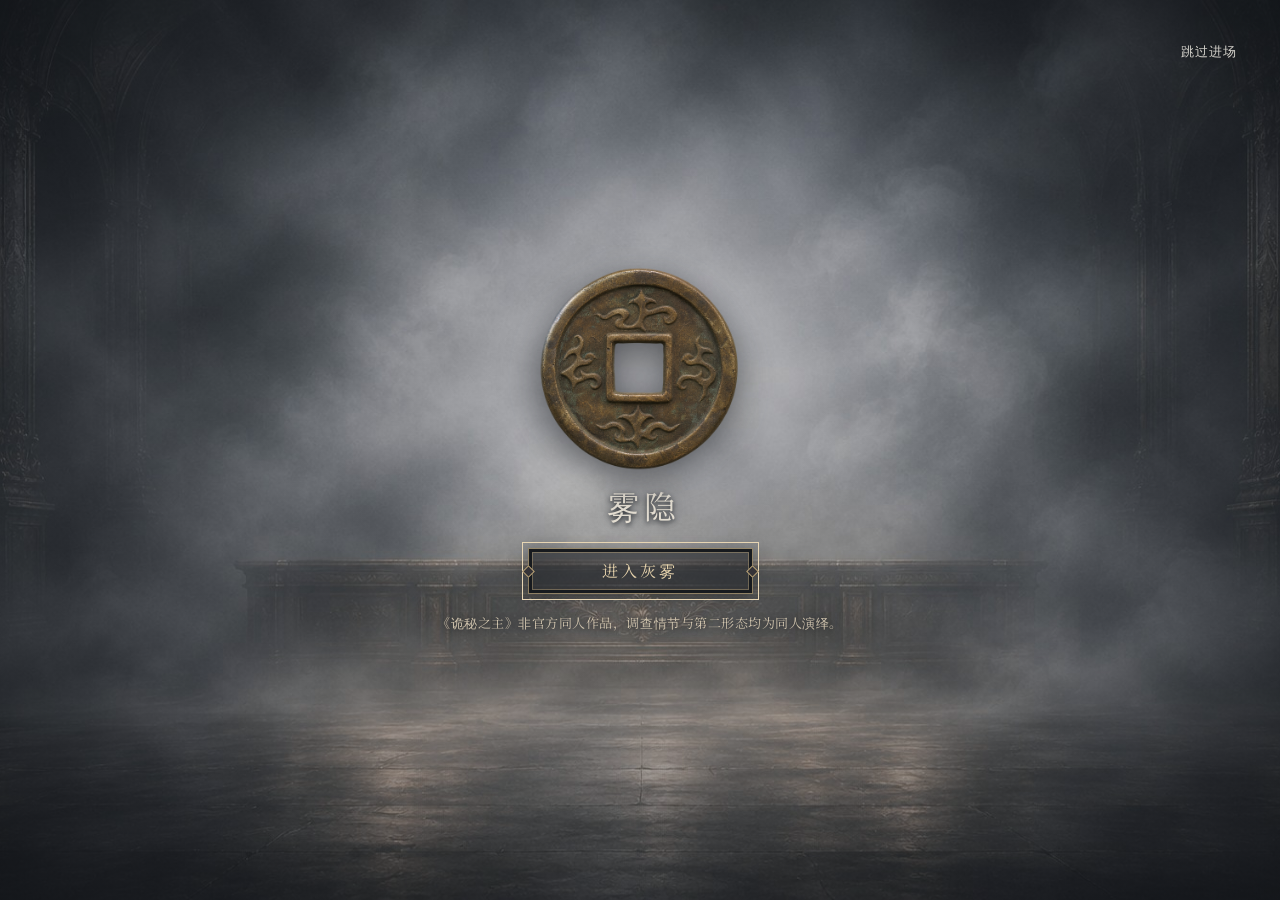
<file: index.html>
<!doctype html>
<html lang="zh-CN">
<head>
  <meta charset="utf-8">
  <meta name="viewport" content="width=device-width, initial-scale=1">
  <meta http-equiv="refresh" content="0; url=v2/index.html">
  <title>雾隐 · 遗物档案</title>
  <link rel="canonical" href="v2/index.html">
</head>
<body>
  <p><a href="v2/index.html">进入陈列室</a></p>
  <p><a href="viewing-room.html">观景室</a></p>
</body>
</html>
</file>
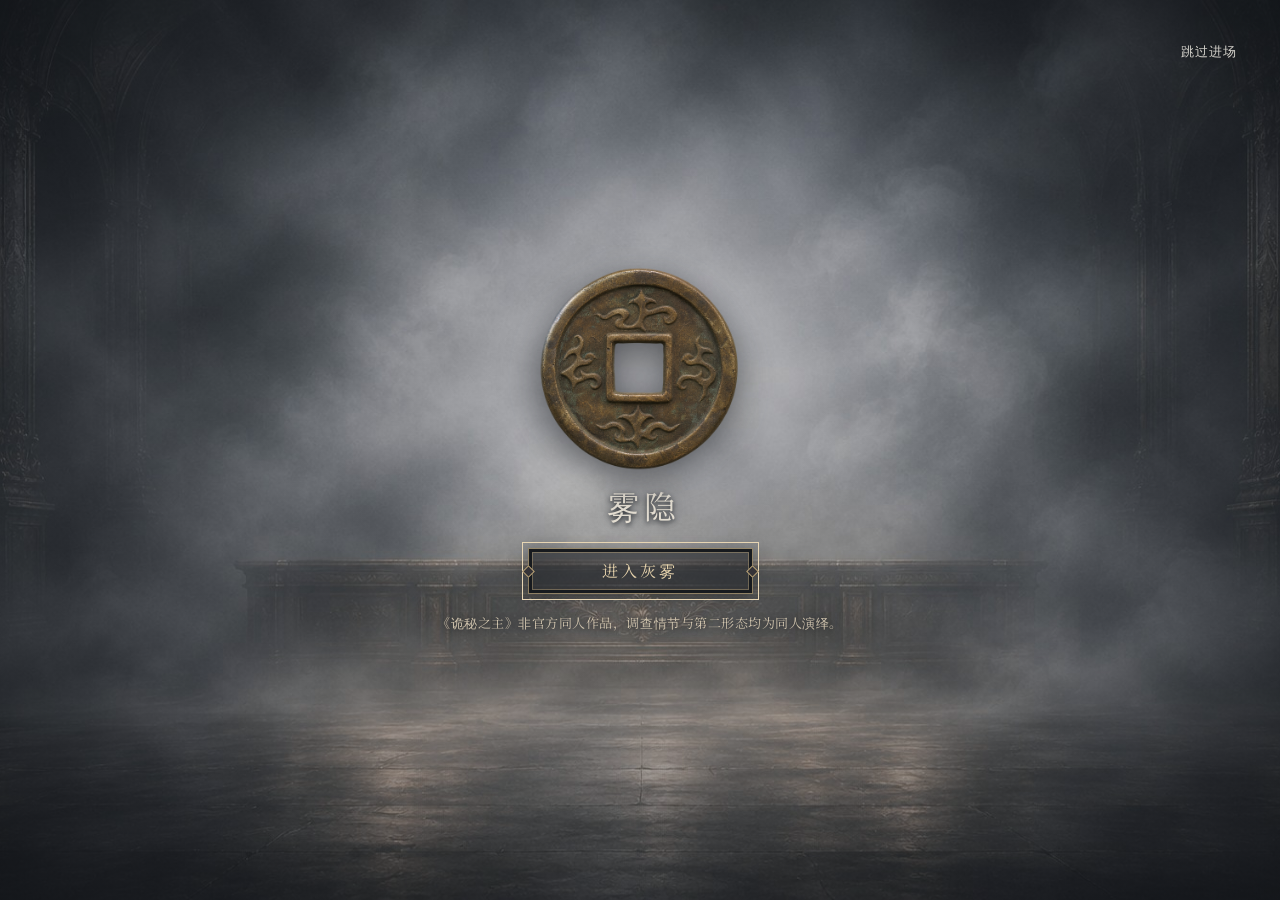
<file: v2/index.html>
<!doctype html><html lang="zh-CN"><head><meta charset="utf-8"><meta name="viewport" content="width=device-width,initial-scale=1"><meta name="theme-color" content="#35373a"><title>雾隐 · 遗物档案</title><link rel="stylesheet" href="glass-shell.css"><link rel="stylesheet" href="chapter-one.css"><link rel="stylesheet" href="scene-backgrounds.css"><link rel="stylesheet" href="arrival.css"><link rel="stylesheet" href="soundscape.css"><script>document.documentElement.classList.add('entry-pending');setTimeout(()=>{if(!document.documentElement.dataset.arrivalReady)document.documentElement.classList.remove('entry-pending')},12000)</script><script type="importmap">{"imports":{"three":"./vendor/three.module.js","three/addons/":"./vendor/addons/"}}</script><link rel="stylesheet" href="relic-domains.css"><link rel="stylesheet" href="ritual-edition.css?v=20261111-camera"><link rel="stylesheet" href="gesture-cards.css"><link rel="stylesheet" href="art-directions.css"><link rel="stylesheet" href="table-scene.css"><link rel="stylesheet" href="exhibition.css?v=20261111-camera"></head><body class="exhibition" data-environment="exhibition">
<div id="world-scenery" aria-hidden="true"></div><video id="background-film" autoplay muted playsinline preload="auto" poster="media/poster.jpg" aria-hidden="true"><source src="media/mist-light.mp4" type="video/mp4"></video><div class="film-shade"></div><div class="gallery-fog" aria-hidden="true"></div>
<main class="experience"><header><a class="brand" href="../index.html"><svg viewBox="0 0 32 32" aria-hidden="true"><path d="M16 2 29 9v14L16 30 3 23V9Z M7 16q9-12 18 0-9 12-18 0Z"/><circle cx="16" cy="16" r="4"/></svg><span>雾隐<small>遗物档案</small></span></a><div class="header-actions"><button id="film-toggle" aria-pressed="true">暂停背景</button><button id="arrival-replay">重播进场</button><button id="replay">重播灰雾</button><button id="fullscreen">全屏</button><button id="help-toggle" aria-expanded="false">使用指引</button><button id="gesture-exit" type="button">退出沉浸</button><button id="tools-toggle" aria-expanded="true">隐藏档案</button></div></header><nav class="scene-controls" aria-label="世界场景"><label for="scene-select">置身于 <select id="scene-select"><option value="exhibition" selected>雾中陈列室</option><option value="mist">灰雾开场</option></select></label><button id="scene-focus" aria-pressed="false">只看场景</button><span id="scene-status" role="status">雾中陈列室</span></nav>
<div class="audio-controls" aria-label="声音设置"><button id="music-toggle" aria-pressed="false">播放音乐</button><button id="effects-toggle" data-effects-toggle aria-pressed="false">交互音效</button><label for="sound-volume">音量 <input id="sound-volume" type="range" min="0" max="50" value="20" aria-label="声音音量"><output id="sound-level">20%</output></label><a href="media/audio/SOURCES.md" target="_blank" rel="noopener">声音来源</a></div><section class="glass-shell"><div class="shell-toolbar"><nav class="relics" aria-label="选择遗物"><button disabled class="relic active" aria-label="阿罗德斯" aria-pressed="true"><b>阿罗德斯</b><small>魔镜</small></button><button disabled class="relic" aria-label="黄水晶灵摆" aria-pressed="false"><b>黄水晶灵摆</b><small>占卜</small></button><button disabled class="relic" aria-label="亵渎之牌" aria-pressed="false"><b>亵渎之牌</b><small>途径</small></button><button disabled class="relic" aria-label="安提哥努斯笔记" aria-pressed="false"><b>安提哥努斯笔记</b><small>阅读</small></button></nav><label class="glass-adjust">透明度 <input id="glass-opacity" type="range" min="20" max="85" value="72" aria-label="界面透明度"><output id="glass-value">72%</output></label></div>
<div class="workspace"><section class="artifact-pane" aria-label="遗物展示区"><div class="artifact-heading"><div class="identity"><p id="relic-category">有意志的银镜</p><h1 id="object-name" tabindex="-1">阿罗德斯</h1></div></div><div class="render-stage"><canvas id="world" tabindex="0" aria-label="三维遗物，拖动旋转，按住蓄能松开释放"></canvas><div id="failure" hidden><h2>三维场景暂不可用</h2><p>请检查浏览器硬件加速。</p><a href="../design-demos/dir-1.html">打开轻量版</a><pre></pre></div></div><div class="stage-caption"><span id="phase">封印静止</span><span>拖动旋转 · 按住蓄能 · 松开释放</span></div></section>
<aside class="control-column" aria-label="遗物操作与档案"><div class="panel-heading"><span>当前档案</span><span class="live-dot">本地交互</span></div><p id="object-description">答案在镜中，也在交换之中。</p><section class="story"><div class="entry"><button id="relic-action">向魔镜提问</button><button id="camera" type="button" aria-pressed="false">连接摄像头并进入全屏</button></div></section><div id="guide" hidden><h2>如何探索</h2><p>轻点查看内容；拖动旋转；长按或按住空格汇聚，松开释放。Escape 取消。滑杆可预览结构展开。</p><p>手势：捏住拖动旋转；张掌横扫切换；单指稳定停留触发遗物回应；双手拉开展开当前形态、合拢收束、倾斜改变姿态；握拳蓄能后张掌释放。V 手势也可停留切换。二创形态需从「释放形态」选择，各自有独立模型。手离开画面会取消蓄能。</p><p>亵渎之牌手势：切到「亵渎之牌」后，张掌摊开并抽取五张绘牌，捏合拿起单张并放大全图，食指停留放大当前绘牌；V 手势或横扫切换遗物。绘牌不是普通扑克，牌面为已经画好的黑皇帝、律令、秩序、扭曲、威严。</p><p>原著锚点：阿罗德斯的问答交换、黄水晶灵摆占卜、黑皇帝牌的知识封存、安提哥努斯笔记的危险记录。灰雾镜庭、命运星穹、律令王庭、失落书库均为本网页二创领域；周围纸牌是律令意象，并非新增原著亵渎之牌。</p><button id="guide-close">收起指引</button></div><div class="cam-box" hidden><video playsinline muted></video><small>摄像头画面仅在本机处理</small></div><div class="toast" role="status"></div></aside></div>
<footer><div class="status-block"><span id="status">让未知，保持一点距离。</span><small>灰雾之上 · 原创交互场景</small></div><label for="energy">共鸣程度 <input id="energy" type="range" min="0" max="100" value="18" aria-label="共鸣程度"><output id="energy-value">18%</output></label><button id="awaken">释放当前形态</button></footer></section></main><section id="arrival" class="arrival" role="dialog" aria-modal="true" aria-label="进入雾隐" hidden><div class="arrival-vignette"></div><button id="arrival-skip" class="arrival-skip">跳过进场</button><div class="arrival-gate"><img class="arrival-coin" src="media/exhibition/bronze-coin.png" alt="" width="480" height="480"><h1>雾隐</h1><button id="arrival-enter" class="arrival-enter metal-inscription" disabled>进入灰雾</button><p class="arrival-disclaimer">《诡秘之主》非官方同人作品，调查情节与第二形态均为同人演绎。</p></div></section><script type="module" src="arrival.js"></script><script type="module" src="app.js?v=20261111-camera"></script>
    <script type="module" src="../viewing-room-entry.js"></script></body></html>
</file>
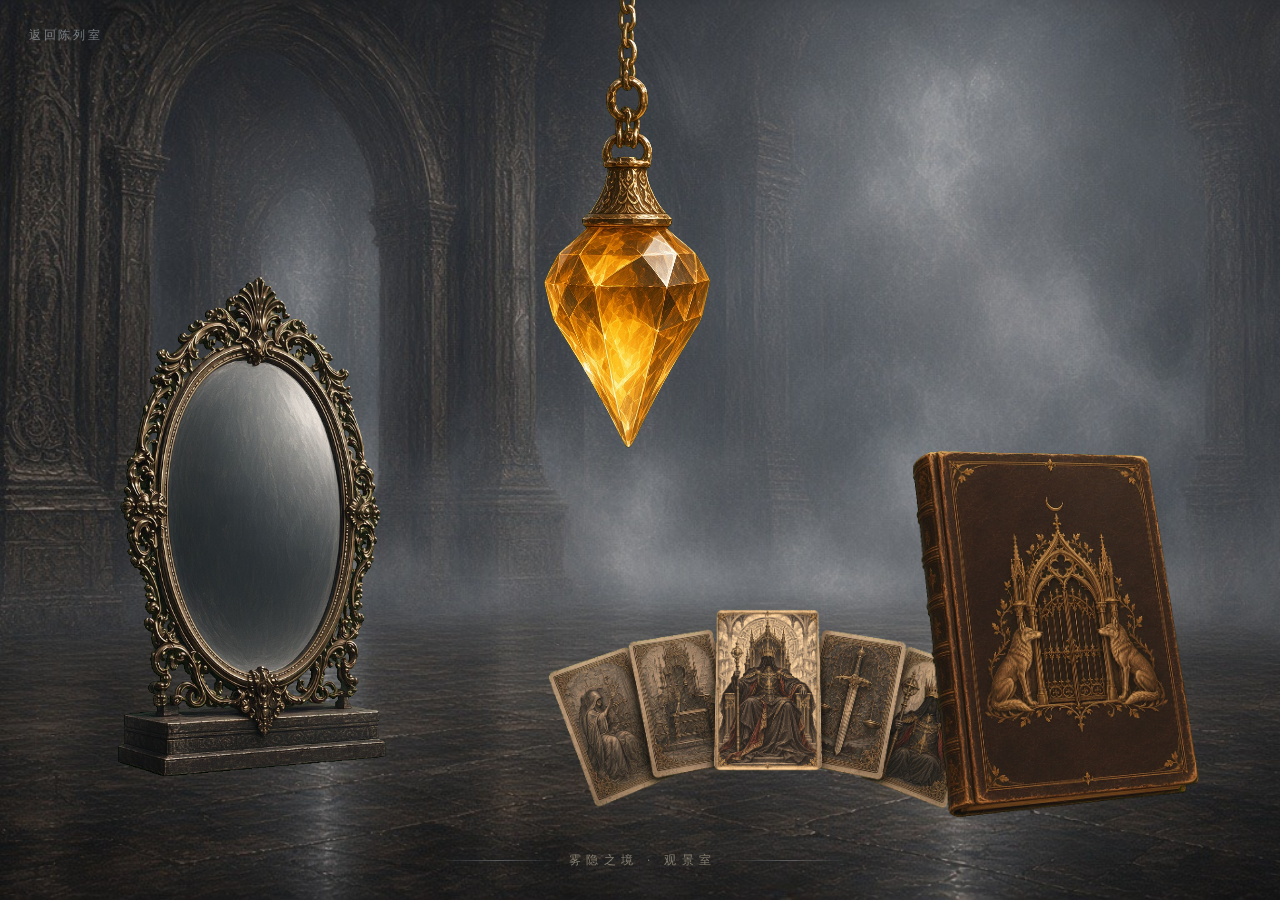
<file: viewing-room.html>
<!DOCTYPE html>
<html lang="zh-Hans">
<head>
  <meta charset="UTF-8">
  <meta name="viewport" content="width=device-width, initial-scale=1">
  <title>雾隐之境 · 观景室</title>
  <link rel="stylesheet" href="relic-present.css">
  <link rel="stylesheet" href="viewing-room-layout.css">
</head>
<body>
  <div class="hall" data-view="overview" aria-label="雾隐之境 · 观景室">
    <div class="hall-atmosphere" aria-hidden="true">
      <div class="hall-bg is-default"></div>
      <div class="hall-bg is-focus" data-ref="arodes"></div>
      <div class="hall-bg is-focus" data-ref="pendulum"></div>
      <div class="hall-bg is-focus" data-ref="notes"></div>
    </div>

    <a class="hall-back-to-chamber" href="v2/index.html">返回陈列室</a>

    <button class="exhibit-spot" type="button" data-relic="arodes" aria-label="阿罗德斯">
      <img class="exhibit-art" src="relics/relic-arrodes.png" alt="">
    </button>

    <button class="exhibit-spot" type="button" data-relic="pendulum" aria-label="黄水晶灵摆">
      <img class="exhibit-art" src="relics/relic-pendulum.png" alt="">
    </button>

    <button class="exhibit-spot" type="button" data-relic="cards" aria-label="亵渎之牌">
      <img class="exhibit-art" src="relics/relic-cards.png" alt="">
    </button>

    <button class="exhibit-spot" type="button" data-relic="notes" aria-label="安提哥努斯笔记">
      <img class="exhibit-art" src="relics/relic-notes.png" alt="">
    </button>

    <p class="exhibit-name" hidden></p>
    <p class="hall-mark">雾隐之境 · 观景室</p>
    <button class="hall-return" type="button" hidden>返回展厅</button>
  </div>
  <script type="module" src="viewing-room-nav.js"></script>
  <script defer src="relic-present.js"></script>
</body>
</html>
</file>
<file: v2/glass-shell.css>
:root{color-scheme:dark;--ink:#f0f1e9;--muted:#bac5c2;--line:#d2e1dc29;font-family:'Segoe UI','Microsoft YaHei',sans-serif;color:var(--ink);background:#11191c}*{box-sizing:border-box}body{margin:0;min-width:320px}button,input,select,textarea{font:inherit}button{cursor:pointer;color:var(--ink);background:#d4e1da0d;border:1px solid var(--line);border-radius:10px;padding:11px 15px;min-height:42px;font-size:12px;line-height:1.5;transition:background .2s}button:hover:not(:disabled){background:#dce8df1c;border-color:#dce8df55}button:disabled{opacity:.4;cursor:default}:focus-visible{outline:2px solid #d4dbc6;outline-offset:4px}[hidden]{display:none!important}::selection{background:#8fa79b66;color:#fff}a{color:var(--ink);text-underline-offset:4px}svg{fill:none;stroke:currentColor;stroke-width:1.4}#background-film{position:fixed;inset:0;width:100%;height:100%;object-fit:cover;z-index:-3;background:#152027}.film-shade{position:fixed;inset:0;background:linear-gradient(110deg,#0a151a55,#0a151a16 60%,#0a151a44);z-index:-2;pointer-events:none}.experience{max-width:1640px;margin:auto;padding:30px 44px 14px}header{display:flex;align-items:center;justify-content:space-between;gap:25px;margin-bottom:28px}.brand{display:flex;gap:13px;align-items:center;text-decoration:none}.brand svg{width:36px;height:40px;color:#d4dfce}.brand>span{font:24px/1.2 SimSun,serif;letter-spacing:.12em}.brand small{display:block;font:11px/1.4 'Microsoft YaHei';letter-spacing:.12em;color:#c1ccc5;margin-top:7px}.header-actions{display:flex;gap:6px;flex-wrap:wrap;justify-content:flex-end}.header-actions button{border-color:transparent;background:#0e191d30;color:#d7dfd7;font-size:11px;min-height:36px;padding:8px 12px}
.glass-shell{border:1px solid #e6f1e636;border-radius:24px;overflow:hidden;background:linear-gradient(145deg,#d0dace14,#d0dace03 40%),#1623295e;box-shadow:0 24px 70px #020c1547,inset 0 1px 0 #e8f1e629;backdrop-filter:blur(18px) saturate(.85);-webkit-backdrop-filter:blur(18px) saturate(.85)}.relics{display:flex;align-items:stretch;gap:6px;padding:13px 22px;border-bottom:1px solid var(--line);background:#08161922}.relic{display:flex;align-items:center;gap:11px;border:0;position:relative;background:transparent;min-height:44px;padding:10px 18px;color:#b3c0ba}.relic b{font-size:13px;font-weight:500;white-space:nowrap}.relic small{font-size:10px;color:#b6c6be}.relic.active{background:#e0ebde15;color:#f1f0e6;box-shadow:inset 0 0 0 1px #e0ebde21}.relic.active:after{content:'';position:absolute;bottom:5px;left:18px;width:16px;height:1px;background:#d2dfc9}.workspace{display:grid;grid-template-columns:minmax(0,1fr) 345px;min-height:600px}.artifact-pane{min-width:0;display:grid;grid-template-rows:auto minmax(340px,1fr) auto}.artifact-heading{display:flex;align-items:center;justify-content:space-between;gap:16px;padding:25px 32px 0}.identity p{font-size:11px;color:#c3cbbf;margin:0 0 9px;letter-spacing:.04em}.identity h1{font:32px/1.25 SimSun,serif;letter-spacing:.07em;margin:0;color:#edf0e6}.object-tag{font-size:10px;color:#b7c3bd}.render-stage{position:relative;min-height:420px;width:100%;isolation:isolate}#world{display:block;width:100%;height:100%;position:absolute;inset:0;touch-action:none;outline-offset:-6px}.stage-caption{padding:10px 32px 24px;display:flex;justify-content:space-between;gap:15px;font-size:10px;color:#b6c7bf}.stage-caption #phase{font-size:12px;color:#e0e5d5}.control-column{min-width:0;max-height:710px;overflow-y:auto;overscroll-behavior:contain;padding:28px 25px;border-left:1px solid var(--line);background:linear-gradient(180deg,#101e2380,#101c2270);scrollbar-width:thin;scrollbar-color:#9dac9b55 transparent}.panel-heading{display:flex;align-items:center;justify-content:space-between;font-size:11px;letter-spacing:.04em;color:#e0e6da}.live-dot{font-size:9px;color:#c0cdbd;display:flex;align-items:center;gap:6px}.live-dot:before{content:'';width:4px;height:4px;border-radius:50%;background:#b3cfae}#object-description{font:19px/1.8 SimSun,serif;margin:22px 0;color:#e4e7da}#intro{margin:0 0 24px;padding:18px 0 22px;border-bottom:1px solid var(--line)}#intro h2{font:25px/1.5 SimSun,serif;margin:0 0 12px}#intro p{font-size:11px;line-height:1.8;color:#c0cbbf}#intro button{margin-top:5px;background:#d5e0cd23}#intro.leaving{opacity:0;transition:opacity .4s}.entry{display:flex;gap:8px;flex-wrap:wrap;margin:0 0 22px}.entry button{font-size:11px;padding:9px 12px;min-height:38px}#relic-action{background:#d5e0cd1a}
.mirror-input,.relic-input{position:static!important;width:100%;margin:0;padding:0;border:0;box-shadow:none;background:none;backdrop-filter:none;min-width:0}.mirror-input form{display:flex;gap:7px;align-items:center}.mirror-input input,.mirror-input textarea{min-width:0;background:#0613185e;border:1px solid #c4d8cc33;border-radius:9px;color:#f3f2e6;padding:12px;font-size:12px;line-height:1.6;width:100%}.mirror-input input{flex:1}.mirror-input input::placeholder,.mirror-input textarea::placeholder{color:#b3c0b7}.mirror-input .voice-small{width:36px;min-width:36px;height:40px;min-height:40px;padding:8px;background:transparent}.voice-small svg{display:block;width:18px;height:21px;margin:auto}.voice-small.listening{background:#70454b}.mirror-input [type=submit]{padding:10px 11px;font-size:11px}.mirror-tools{display:flex;gap:8px;align-items:center;flex-wrap:wrap;margin-top:13px;font-size:11px;color:#d5dfd1}.mirror-tools button{min-height:28px;padding:1px 10px}.voice-status{display:block;flex-basis:100%;font-size:10px;line-height:1.7;color:#bcccbe}.mirror-input>small,.relic-input small{display:block;color:#b7c6ba;font-size:9px;line-height:1.8;margin-top:15px}.exchange{font-size:11px;line-height:1.9;margin-top:20px;padding-top:15px;border-top:1px solid var(--line)}.exchange span{display:block}.exchange button{font-size:10px;padding:6px 10px;min-height:30px;margin:9px 5px 0 0}.relic-input h3{font:20px/1.5 SimSun,serif;margin:0 0 14px}.relic-input>p,.relic-input .result{font-size:12px;line-height:1.9;color:#d7dfcf;margin:12px 0}.relic-input form{display:flex;align-items:end;gap:8px}.relic-input label{font-size:11px;line-height:1.7;flex:1;min-width:0;color:#d0dbcc}.relic-input textarea{display:block;resize:vertical;min-height:52px;max-height:110px;margin-top:7px}.relic-input form button{white-space:nowrap;font-size:11px;flex-shrink:0;padding:10px}.relic-input select{display:block;width:100%;max-width:100%;font-size:11px;background:#203137;color:#eceddf;border:1px solid #b3c8bb55;border-radius:7px;padding:8px;margin-top:6px}.notebook-nav{display:grid;grid-template-columns:1fr;gap:11px}.notebook-reading{max-height:260px;overflow:auto;margin-top:18px;padding-right:9px;scrollbar-width:thin;scrollbar-color:#9dac9b55 transparent}.notebook-reading h4{font:21px SimSun;margin:5px 0 13px}.notebook-reading p{font-size:12px;line-height:2;color:#d7dfcf}.notebook-reading .perspective-note{font-size:11px;color:#d3cba9;border-top:1px solid var(--line);padding-top:12px}.notebook-reading small{font-size:9px}.notebook-pager{display:flex;gap:10px;align-items:center;justify-content:space-between;margin-top:16px;font-size:11px}.notebook-pager button{padding:7px 11px;min-height:34px;font-size:11px}.cam-box{position:relative;width:100%;margin:18px 0 0;aspect-ratio:4/3;border-radius:10px;overflow:hidden;background:#101b1f}.cam-box video{width:100%;height:100%;object-fit:cover;transform:scaleX(-1)}.cam-box small{position:absolute;left:10px;bottom:9px;font-size:9px;background:#0e191bcc;padding:3px 6px}.toast{font-size:11px;line-height:1.8;color:#e1d9b6;min-height:0;margin:0}.toast.show{margin-top:18px;padding-top:12px;border-top:1px solid var(--line)}#guide{position:static;margin-top:20px;padding-top:17px;border-top:1px solid var(--line)}#guide h2{font:20px SimSun}#guide p{font-size:12px;line-height:1.9;color:#c4d0c1}#guide button{font-size:11px}footer{display:flex;gap:25px;align-items:center;justify-content:space-between;padding:20px 30px;border-top:1px solid var(--line);background:#0b191c38}.status-block span{font-size:11px;color:#d6dfce}.status-block small{display:block;font-size:9px;color:#b5c5b7;margin-top:6px}footer label{display:flex;align-items:center;gap:14px;font-size:11px;color:#d6dfce}footer input{width:150px;accent-color:#c3d3b6;height:26px;cursor:pointer}footer output{width:35px;font-size:11px;font-variant-numeric:tabular-nums}#awaken{background:#cbdac620;font-size:11px}.page-note{text-align:center;font-size:10px;line-height:1.7;color:#b7c7bd;margin:15px 0}.tools-collapsed .control-column{display:none}.tools-collapsed .workspace{grid-template-columns:1fr}.tools-collapsed .render-stage{min-height:500px}.sr-only{position:absolute;width:1px;height:1px;overflow:hidden;clip:rect(0,0,0,0)}#failure{position:absolute;inset:0;display:grid;align-content:center;justify-content:center;text-align:center;background:#15252be8;padding:20px}#failure h2{font:23px SimSun}#failure p,#failure pre{font-size:12px;white-space:pre-wrap}
@media(min-width:1500px){.workspace{min-height:690px}.render-stage{min-height:500px}.control-column{max-height:800px;padding:32px}.experience{padding-top:40px}.glass-shell{border-radius:28px}}
@media(max-width:1050px){.experience{padding:22px}.workspace{grid-template-columns:minmax(0,1fr) 310px}.artifact-heading{padding:24px 22px 0}.identity h1{font-size:27px}.object-tag{display:none}.stage-caption{padding:10px 22px 22px;flex-direction:column;gap:7px}.control-column{padding:25px 20px}footer{gap:15px;padding:18px 22px}.status-block{max-width:200px}footer input{width:110px}.relic{padding:10px 13px}.relic small{display:none}.render-stage{min-height:410px}}
@media(max-width:720px){.experience{padding:16px 14px 12px}header{align-items:flex-start;margin-bottom:17px;gap:15px}.brand svg{width:28px;height:32px}.brand>span{font-size:20px}.brand small{font-size:9px}.header-actions{gap:2px;max-width:235px}.header-actions button{font-size:10px;padding:6px 8px;min-height:30px}#fullscreen{display:none}.glass-shell{border-radius:19px;backdrop-filter:blur(13px);-webkit-backdrop-filter:blur(13px)}.relics{padding:9px 8px;gap:3px;justify-content:space-between}.relic{flex:1;justify-content:center;min-width:0;padding:10px 2px;min-height:40px}.relic b{font-size:11px}.relic.active:after{left:calc(50% - 8px)}.workspace{display:flex;flex-direction:column;min-height:0}.artifact-pane{display:grid;grid-template-rows:auto 350px auto;flex:none}.artifact-heading{padding:21px 19px 0;gap:10px}.identity h1{font-size:27px}.identity p{font-size:10px;margin-bottom:7px}.render-stage{height:350px;min-height:0}.stage-caption{padding:0 19px 20px;display:flex;flex-direction:row;gap:10px}.stage-caption span{font-size:9px}.stage-caption #phase{font-size:11px}.control-column{border-left:0;border-top:1px solid var(--line);padding:22px 20px;max-height:none;overflow:visible;background:#0e1c225e}.panel-heading{font-size:10px}#object-description{margin:13px 0 17px;font-size:19px}.entry{margin-bottom:19px}.entry button{min-height:40px}.mirror-input form{gap:8px}.mirror-input input{font-size:13px}.mirror-input .voice-small{width:38px;min-width:38px}.mirror-input [type=submit]{min-height:42px}.notebook-reading{max-height:310px}.notebook-nav{grid-template-columns:1fr 1fr;gap:11px}.notebook-reading p{font-size:13px}.relic-input form{flex-wrap:wrap}.relic-input form label{flex-basis:100%}.relic-input textarea{min-height:65px}.relic-input form button{min-height:40px}.cam-box{max-width:220px}footer{padding:18px 20px;display:grid;grid-template-columns:1fr auto;gap:15px}.status-block{display:none}footer label{flex-wrap:wrap;gap:8px;font-size:10px}footer input{width:95px;flex:1}footer output{width:30px}#awaken{font-size:11px;padding:9px 12px;min-height:40px}.page-note{font-size:9px;margin:13px 0}.tools-collapsed .render-stage{min-height:0}.tools-collapsed .artifact-pane{grid-template-rows:auto 400px auto}.tools-collapsed .render-stage{height:400px}#intro h2{font-size:24px}.header-actions #tools-toggle{display:none}}
@media(prefers-reduced-motion:reduce){*{transition:none!important;scroll-behavior:auto!important}}
:root{--glass-alpha:.28;--panel-alpha:.42;--glass-blur:10px}.glass-shell{background:linear-gradient(135deg,#d8e6d90c,transparent 50%),rgba(15,29,34,var(--glass-alpha));backdrop-filter:blur(var(--glass-blur)) saturate(.9);-webkit-backdrop-filter:blur(var(--glass-blur)) saturate(.9)}.control-column{background:rgba(9,23,29,var(--panel-alpha))}.film-shade{background:linear-gradient(110deg,#09161b36,#09161b09 65%,#09161b30)}.header-actions button{background:#0d1c2480;color:#edf1e5}.shell-toolbar{display:flex;align-items:center;justify-content:space-between;gap:10px;border-bottom:1px solid var(--line);padding-right:22px}.shell-toolbar .relics{border-bottom:0;background:none}.glass-adjust{display:flex;align-items:center;gap:10px;font-size:10px;color:#e1e9dc;white-space:nowrap}.glass-adjust input{width:90px;height:28px;accent-color:#d1dfc1}.glass-adjust output{width:30px;font-variant-numeric:tabular-nums}.panel-heading,#object-description,.relic-input p,.mirror-input small,.relic-input small,.identity,.stage-caption{ text-shadow:0 1px 3px #071116b3 }.relic-input textarea,.mirror-input input{background:#05141b4d}footer{background:#091a1c22}
@media(max-width:1050px){.shell-toolbar{padding-right:15px}.glass-adjust input{width:65px}.glass-adjust{gap:6px;font-size:9px}}
@media(max-width:720px){.shell-toolbar{display:block;padding:0}.shell-toolbar .relics{width:100%}.glass-adjust{justify-content:flex-end;padding:0 16px 9px;font-size:10px}.glass-adjust input{width:90px}.glass-shell{backdrop-filter:blur(8px);-webkit-backdrop-filter:blur(8px)}}
/* Clear exhibition glass: let the supplied film remain sharp behind the relic. */
.glass-shell{background:rgba(12,26,32,calc(var(--glass-alpha) * .25));backdrop-filter:none;-webkit-backdrop-filter:none;box-shadow:0 24px 70px #020c1533,inset 0 1px 0 #f2f7e924}.artifact-pane,.render-stage{background:transparent;backdrop-filter:none;-webkit-backdrop-filter:none}.shell-toolbar{background:rgba(14,29,34,calc(var(--glass-alpha) * .85));backdrop-filter:blur(12px);-webkit-backdrop-filter:blur(12px)}.control-column{background:rgba(9,23,29,var(--panel-alpha));backdrop-filter:blur(13px);-webkit-backdrop-filter:blur(13px)}footer{background:rgba(12,26,30,calc(var(--glass-alpha) * .75));backdrop-filter:blur(9px);-webkit-backdrop-filter:blur(9px)}.artifact-heading,.stage-caption{background:transparent}.identity h1{text-shadow:0 2px 12px #020c15}.object-tag{color:#d9e3d7;text-shadow:0 1px 4px #000}.stage-caption{color:#e0e8dc;text-shadow:0 1px 4px #000}

.ritual-hud{display:flex;align-items:center;gap:16px;padding:13px 30px;border-top:1px solid var(--line);background:#0a192b44;min-width:0}.ritual-hud>div{flex:1;min-width:0}.ritual-hud strong{display:block;font-size:12px;font-weight:500;color:#e1ebdb}.ritual-hud span{display:block;font-size:10px;line-height:1.6;color:#bdcebf;margin-top:4px}.ritual-hud progress{width:130px;height:5px;accent-color:#bad9c4}.ritual-hud button{font-size:10px;min-height:34px;padding:6px 10px}.ritual-hud button[aria-pressed=true]{background:#9ebcac33;border-color:#adc9b866}@media(max-width:720px){.ritual-hud{padding:14px 20px;gap:10px;flex-wrap:wrap}.ritual-hud>div{flex-basis:65%}.ritual-hud progress{width:65px}.ritual-hud button{min-height:38px}}

/* The chain belongs to the selected relic; alternate forms remain visible between releases. */
.ritual-hud{flex-wrap:wrap;align-items:center;gap:12px}.ritual-hud .ritual-readout{flex:1 1 300px}.ritual-chain{display:flex;flex-wrap:wrap;list-style:none;gap:5px 13px;padding:0;margin:9px 0 0;color:#b9c9bf;font-size:10px;line-height:1.7}.ritual-chain li{position:relative;padding-bottom:3px}.ritual-chain li.current{color:#f5e5b9;box-shadow:0 1px #d6bd7f}.ritual-form{display:grid;gap:6px;font-size:10px;color:#c3d3c8}.ritual-form select{max-width:190px;background:#12262d;color:#edf1e2;border:1px solid #92ab9a70;border-radius:6px;padding:9px;font:inherit;min-height:36px}.ritual-hud progress{width:70px}.ritual-hud button:disabled{opacity:.5;cursor:wait}.ritual-hud select:focus-visible{outline:2px solid #e1cc93;outline-offset:3px}@media(max-width:720px){.ritual-hud .ritual-readout{flex-basis:100%}.ritual-form{flex:1 1 135px}.ritual-form select{max-width:100%;width:100%}.ritual-chain{gap:6px 14px}.ritual-hud progress{width:55px}}

.ritual-hud .relic-source{font-size:10px;color:#c7d8cb;text-underline-offset:4px;line-height:1.6;white-space:nowrap}.ritual-hud .relic-source:focus-visible{outline:2px solid #e1cc93;outline-offset:4px}
</file>
<file: v2/chapter-one.css>
/* Investigation lives in its own column; the artifact viewport stays unobstructed. */
.chapter-bar{display:flex;justify-content:space-between;align-items:center;gap:20px;margin-bottom:18px;padding:12px 2px;color:#e6e9dd}.chapter-bar h2{font:24px/1.5 SimSun,serif;margin:0;letter-spacing:.04em}.chapter-bar p{font-size:11px;line-height:1.8;margin:5px 0 0;color:#d4dfd2}.chapter-mode{display:flex;gap:6px;flex-shrink:0}.chapter-mode button{background:#102126a6;font-size:11px}.chapter-mode button[aria-pressed=true]{background:#d8dfc92b;border-color:#d3dfbf77}.chapter-panel{font-size:12px;line-height:1.9;min-width:0}.chapter-panel h3{font:24px/1.5 SimSun,serif;margin:0 0 13px;color:#f0ecdc}.chapter-panel h4{font:18px/1.6 SimSun,serif;margin:20px 0 10px}.chapter-panel p{color:#d6e1d3;margin:10px 0}.chapter-panel small{font-size:10px;color:#c0d1c4;line-height:1.8;display:block}.chapter-panel button{font-size:12px;min-height:42px}.chapter-primary{background:#c9d8b92b;border-color:#dce9c478!important}.chapter-panel .case-letter{font:18px/2 SimSun,serif;color:#ece6d4;margin:20px 0;padding:15px 0;border-block:1px solid #d8dfc42e}.case-letter cite{display:block;font:11px/1.8 'Microsoft YaHei',sans-serif;color:#bacdbd;margin-top:10px}.chapter-objective{padding-bottom:15px;border-bottom:1px solid var(--line);margin-bottom:17px}.chapter-objective strong{display:block;font-weight:500;color:#e8eddc;line-height:1.9}.chapter-objective progress{width:100%;height:3px;accent-color:#d9dbb1;display:block;margin:11px 0 8px}.chapter-controls{display:flex;gap:7px;flex-wrap:wrap;margin:13px 0}.chapter-reading{font:16px/2 SimSun,serif;color:#e2dfcc;padding:14px 0;margin:10px 0;border-block:1px solid var(--line);white-space:pre-line}.chapter-reading.insight{color:#d8d5ee}.chapter-panel label{display:block;font-size:11px;color:#d1decf;margin:13px 0}.chapter-panel select,.chapter-panel input[type=text]{display:block;width:100%;min-width:0;border-radius:8px;border:1px solid #c6d8c246;background:#0b2028b3;color:#e8eade;padding:11px;font:12px/1.6 'Microsoft YaHei',sans-serif;margin-top:6px}.chapter-panel select{white-space:normal}.chapter-panel input::placeholder{color:#b5c7b8}.chapter-panel input[type=checkbox]{accent-color:#d7dcb8;flex-shrink:0;margin:5px 0}.chapter-panel form button{margin-top:5px}.chapter-panel details{border-top:1px solid var(--line);margin-top:19px;padding-top:13px}.chapter-panel summary{cursor:pointer;font-size:12px;color:#e7ebd9;min-height:36px;line-height:2.5}.evidence-list{padding:0;margin:9px 0;list-style:none}.evidence-list li{padding:11px 0;border-bottom:1px solid #d6dfce14}.evidence-list strong{font-weight:500;color:#e4e8d5;display:block}.evidence-list span{font-size:10px;color:#bdd0bd}.evidence-list p{font-size:11px;line-height:1.9;margin:4px 0}.chapter-message{font-size:12px;line-height:1.9;color:#e3d3a8;min-height:22px}.proof-option{display:flex!important;gap:10px;align-items:flex-start;padding:8px 0;margin:0!important}.proof-option span{font-size:12px;line-height:1.8}.chapter-ending{border-block:1px solid #d7dfbe44;padding:18px 0;margin:16px 0}.chapter-ending h3{font-size:23px}.chapter-ending p{font:16px/2 SimSun,serif}.chapter-ending small{color:#d2dfc8}.chapter-hint{color:#e0d5b7!important;padding:10px 0}.chapter-panel .chapter-meta{display:flex;gap:12px;justify-content:space-between;font-size:10px;color:#c7d5c3}.chapter-panel .exchange-choice{display:flex;gap:8px;margin:10px 0}.chapter-panel .chapter-answer{font:15px/2 SimSun,serif;color:#e3dfcb;border-bottom:1px solid var(--line);padding:10px 0}.story-mode .panel-heading,.story-mode #object-description,.story-mode #relic-action,.story-mode .relic-input{display:none!important}.story-mode .entry{margin:16px 0 0}.story-mode .story{border-top:1px solid var(--line);margin-top:20px}.story-mode .mirror-input>.exchange{display:none!important}.story-mode .mirror-input>small{display:none}.story-mode .mirror-input{margin-top:17px}.story-mode .control-column{max-height:780px}.chapter-new{animation:clue-ink .7s ease-out}.chapter-panel [aria-pressed=true]{background:#ccdabe29;border-color:#cadbb875}@keyframes clue-ink{from{filter:blur(3px);opacity:.4}to{filter:blur(0);opacity:1}}.story-mode .page-note{color:#d1ddc9}.chapter-hint-button{min-width:80px}.chapter-actions-end{display:flex;gap:8px;flex-wrap:wrap}.chapter-feedback{display:flex;align-items:center;gap:12px;min-height:38px;padding:9px 30px;border-top:1px solid #d2e1dc29;background:#09192366;font-size:11px;color:#dfdfc9}.chapter-feedback span{color:#bfcebe;font-size:10px}.chapter-feedback:before{content:'';width:5px;height:5px;background:#d7ddbd;border-radius:50%;flex-shrink:0}
@media(min-width:1100px){.story-mode .workspace{grid-template-columns:minmax(0,1fr) 370px}}
@media(max-width:720px){.chapter-bar{align-items:flex-start;gap:12px;margin-bottom:12px;flex-direction:column}.chapter-bar h2{font-size:23px}.chapter-bar p{font-size:10px}.chapter-mode{width:100%}.chapter-mode button{flex:1;min-height:40px}.story-mode .control-column{max-height:none}.chapter-reading{font-size:16px}.chapter-panel p{font-size:13px}.chapter-feedback{padding:12px 19px;flex-wrap:wrap;gap:4px}.chapter-feedback strong{flex-basis:100%;font-weight:500}.chapter-panel input[type=text],.story-mode .mirror-input input{font-size:16px}.chapter-panel .chapter-meta{flex-wrap:wrap}.chapter-panel h3{font-size:23px}}
@media(prefers-reduced-motion:reduce){.chapter-new{animation:none}}
.chapter-question-hidden{display:none!important}.case-question-slot{margin:14px 0 18px}.case-question-slot .mirror-input{margin:0}.case-question-slot .mirror-input form{flex-wrap:nowrap}.story-mode .case-question-slot .voice-status{font-size:10px}
</file>
<file: v2/scene-backgrounds.css>
/* Scene imagery stays full size and sharp; the existing relic UI keeps its layout. */
body{isolation:isolate}
#world-scenery{position:fixed;inset:0;z-index:-3;background:#070b0b;pointer-events:none;overflow:hidden}
.world-scene{position:absolute;inset:0;opacity:0;visibility:hidden;transition:opacity .65s cubic-bezier(.16,1,.3,1),visibility .65s;isolation:isolate}
.world-scene.visible{opacity:1;visibility:visible}
.scene-layer{position:absolute;inset:0;width:100%;height:100%;object-fit:cover;object-position:50% 50%}
.scene-light{mix-blend-mode:screen}
#background-film{transition:opacity .65s;z-index:-2}
#background-film.film-hidden{opacity:0;pointer-events:none}
.film-shade{z-index:-1}
.scene-controls{display:flex;align-items:center;gap:14px;flex-wrap:wrap;margin:-8px 0 18px;min-height:38px;color:#e0e7da;font-size:11px;text-shadow:0 1px 4px #020905}
.scene-controls label{display:flex;align-items:center;gap:10px}
.scene-controls select{max-width:190px;min-height:38px;padding:8px 30px 8px 12px;border:1px solid #c4d5c83b;border-radius:8px;background:#102127e6;color:#f1f2e7;cursor:pointer;font:inherit}
.scene-controls select[aria-busy=true]{opacity:.65}
.scene-controls select:disabled{cursor:wait}
.scene-controls option{background:#102127;color:#f1f2e7}
.scene-controls button{font-size:11px;padding:7px 12px;min-height:38px;background:#102127b3}
.scene-controls a{font-size:10px;color:#e0e7da;text-decoration-color:#c6d3c36b}
#scene-status{color:#d5dfd0;font-size:10px}
.official-scenery .film-shade{background:linear-gradient(110deg,#020a0c35,#020a0c08 65%,#020a0c30)}
.scenery-only .glass-shell,.scenery-only .page-note,.scenery-only .chapter-bar,.scenery-only #help-toggle,.scenery-only #tools-toggle{display:none}
.scenery-only .scene-controls{position:fixed;left:44px;bottom:28px;right:44px;margin:0;padding:14px 18px;background:#061116c9;border:1px solid #c4d5c82b;border-radius:12px;width:fit-content;max-width:calc(100% - 88px)}
.scenery-only .film-shade{background:linear-gradient(#02090a30,transparent 30%,transparent 70%,#02090a45)}
@media(max-width:720px){.scene-controls{gap:8px 12px;margin:0 0 14px}.scene-controls label{gap:7px}.scene-controls select{max-width:158px}.scene-controls a{margin-left:auto}#scene-status{flex-basis:100%;order:4}.scenery-only .scene-controls{left:14px;right:14px;bottom:16px;max-width:calc(100% - 28px);padding:12px}.scene-layer{object-position:48% 50%}}
@media(prefers-reduced-motion:reduce){.world-scene,#background-film{transition:none}}
</file>
<file: v2/arrival.css>
.entry-pending .experience{opacity:0;pointer-events:none}
.arrival-active{overflow:hidden}
.arrival{position:fixed;inset:0;z-index:1000;background:#050607;color:#e7e8df;overflow:hidden;isolation:isolate}
.arrival-video{position:absolute;inset:0;width:100%;height:100%;object-fit:cover;pointer-events:none}
.arrival-fog{opacity:0;filter:brightness(.9);transform:scale(1.03)}
.arrival-cloud{opacity:0;mix-blend-mode:screen}
.arrival-vignette{position:absolute;inset:0;background:radial-gradient(ellipse at 50% 45%,transparent 15%,#02030466 75%,#020304b3);pointer-events:none}
.arrival-skip{position:absolute;top:30px;right:40px;z-index:5;background:transparent;border:0;border-bottom:1px solid #cdd2ca50;border-radius:0;color:#d9ddd3;min-height:44px;padding:8px 3px;font-size:12px;letter-spacing:.08em}
.arrival-skip:hover:not(:disabled){background:transparent;border-color:#e3e6dc}
.arrival-gate{position:absolute;inset:0;display:flex;flex-direction:column;align-items:center;justify-content:center;padding:65px 24px;text-align:center}
.arrival-coin{width:210px;height:210px;object-fit:contain;mix-blend-mode:screen}
.arrival-gate h1{font:32px/1.4 SimSun,serif;font-weight:400;letter-spacing:.28em;margin:8px 0 24px;padding-left:.28em}
.arrival-enter{color:#e6e7dc;background:transparent;border:0;border-top:1px solid #d7ddcc60;border-bottom:1px solid #d7ddcc60;border-radius:0;min-width:194px;min-height:52px;padding:14px 28px;font:17px/1.4 SimSun,serif;letter-spacing:.2em}
.arrival-enter:hover:not(:disabled){background:#b4bda10d;border-color:#e2e7d1}
.arrival-enter:disabled{opacity:.55}
.arrival-gate p{font-size:10px;line-height:1.8;letter-spacing:.12em;color:#b9c0b5;margin:22px 0 0}
.arrival-progress{width:120px;height:2px;accent-color:#bac0ad;margin:16px 0 0}
.arrival-words{position:absolute;inset:0;display:flex;flex-direction:column;justify-content:center;align-items:center;text-align:center;gap:22px;pointer-events:none;opacity:0;padding:36px 24px 80px}
.arrival-words p{font:clamp(20px,3vw,31px)/1.9 SimSun,serif;letter-spacing:.18em;margin:0;color:#e0e3da;opacity:0;text-shadow:0 2px 12px #02030380}
.arrival-title{position:absolute;inset:0;display:flex;flex-direction:column;align-items:center;justify-content:center;pointer-events:none;opacity:0;gap:20px;padding-left:.18em}
.arrival-title strong{font:clamp(64px,12vw,132px)/1.25 SimSun,serif;font-weight:400;letter-spacing:.18em;color:#e4e6dc;text-shadow:0 6px 25px #02030488}
.arrival-title span{font:12px/1.8 SimSun,serif;letter-spacing:.4em;color:#c9cfc0}
.arrival[data-phase=prelude] .arrival-gate,.arrival[data-phase=crossing] .arrival-gate,.arrival[data-phase=departing] .arrival-gate{opacity:0;pointer-events:none;transition:opacity .45s}
.arrival[data-phase=prelude] .arrival-fog,.arrival[data-phase=crossing] .arrival-fog,.arrival[data-phase=departing] .arrival-fog{opacity:1;transition:opacity 1s}
.arrival[data-phase=prelude] .arrival-words{opacity:1}
.arrival[data-phase=prelude] .arrival-words p:first-child{animation:whisper-line 3.6s ease-out both}
.arrival[data-phase=prelude] .arrival-words p:last-child{animation:whisper-line 3.05s .55s ease-out both}
.arrival[data-phase=crossing] .arrival-cloud{animation:cloud-passage 2.1s cubic-bezier(.16,1,.3,1) both}
.arrival[data-phase=crossing] .arrival-title{animation:arrival-name 2.1s cubic-bezier(.16,1,.3,1) both}
.arrival[data-phase=crossing] .arrival-fog{transform:scale(1.22);filter:brightness(1.2);transition:transform 2.1s ease-in,filter 2.1s}
.arrival[data-phase=departing]{opacity:0;transition:opacity 1.2s cubic-bezier(.16,1,.3,1);pointer-events:none}
.arrival[data-phase=departing] .arrival-title{opacity:0;transform:scale(1.5);filter:blur(8px);transition:opacity .8s ease-out,transform .8s ease-out,filter .8s ease-out}
.arrival[data-phase=departing] .arrival-fog{transform:scale(1.5);filter:blur(5px);transition:transform 1.2s ease-out,filter 1.2s}
.arrival-no-cloud .arrival-cloud{display:none}
@keyframes whisper-line{0%{opacity:0;filter:blur(5px);transform:translateY(7px)}25%,70%{opacity:1;filter:blur(0);transform:translateY(0)}100%{opacity:0;filter:blur(3px);transform:translateY(-3px)}}
@keyframes arrival-name{0%{opacity:0;transform:scale(.88);filter:blur(10px)}45%,85%{opacity:1;transform:scale(1);filter:blur(0)}100%{opacity:.8;transform:scale(1.12);filter:blur(1px)}}
@keyframes cloud-passage{0%{opacity:0;transform:scale(1)}25%{opacity:1}100%{opacity:0;transform:scale(1.8)}}
@media(max-width:720px){.arrival-skip{top:20px;right:24px}.arrival-coin{width:180px;height:180px}.arrival-words{gap:16px}.arrival-words p{font-size:21px;letter-spacing:.1em}.arrival-cloud{object-fit:cover}.arrival-title span{font-size:11px}}
@media(prefers-reduced-motion:reduce){.arrival *{animation:none!important;transition:none!important}.arrival-coin{display:none}.arrival-gate h1{margin-bottom:36px}.arrival-fog{display:none}}
</file>
<file: v2/soundscape.css>
.audio-controls{display:flex;align-items:center;flex-wrap:wrap;gap:12px;margin:-5px 0 18px;font-size:10px;color:#d7dfd0}
.audio-controls button{font-size:11px;min-height:34px;padding:6px 12px;background:#0a191dc9}
.audio-controls button[aria-pressed=true]{background:#b9cba329;border-color:#b9cba373}
.audio-controls label{display:flex;align-items:center;gap:8px}.audio-controls input{width:90px;accent-color:#c1d0ac}
.audio-controls output{min-width:30px;font-variant-numeric:tabular-nums}.audio-controls a{margin-left:auto;color:#cad6c2;font-size:10px}
.scenery-only .audio-controls{display:none}
@media(max-width:720px){.audio-controls{gap:8px}.audio-controls input{width:65px}.audio-controls a{margin-left:0}}
</file>
<file: v2/relic-domains.css>
/* Domains use the whole exhibit pane, including the space behind its title. */
.artifact-pane.domain-open{position:relative;overflow:hidden}
.artifact-pane.domain-open .render-stage{position:absolute;inset:0;height:100%;min-height:0;z-index:0}
.artifact-pane.domain-open .artifact-heading{grid-row:1;position:relative;z-index:2;pointer-events:none}
.artifact-pane.domain-open .stage-caption{grid-row:3;position:relative;z-index:2;pointer-events:none}
.artifact-pane.domain-open .identity,.artifact-pane.domain-open .object-tag{text-shadow:0 2px 10px #031019,0 1px 3px #031019}
</file>
<file: v2/ritual-edition.css>
@font-face{font-family:Veil Serif;src:url('media/type/NotoSerifSC-sub.woff') format('woff');font-display:swap}
:root{--ink:#e8e1cf;--muted:#b4b5a4;--line:#bcaa7938;--paper:#e8d9b4;--engraved-gold:#c2a86f;color:var(--ink);background:#101a1a;color-scheme:dark}
body{background:transparent}::selection{background:#c2a86f;color:#111e1d}
button,select{border-radius:2px;color:var(--ink);border-color:var(--line);background:#142322}
button:hover:not(:disabled),summary:hover{background:#26382f;border-color:#c2a86f}
button:focus-visible,summary:focus-visible,a:focus-visible,input:focus-visible,select:focus-visible{outline:2px solid #dec58a;outline-offset:4px}
input,textarea{caret-color:var(--paper)}button,summary,select{touch-action:manipulation}
.folio-ui .experience{max-width:1800px;padding:28px 44px 20px;margin:auto}
.folio-ui header{min-height:54px;margin:0;padding:0 0 23px;gap:28px;border-bottom:1px solid var(--line)}
.folio-ui .brand svg{color:var(--engraved-gold);width:35px;height:40px}
.folio-ui .brand>span{font:28px/1.25 'Veil Serif',SimSun,serif;letter-spacing:.12em;color:var(--paper)}
.folio-ui .brand small{font:10px/1.5 'Microsoft YaHei',sans-serif;color:var(--muted);letter-spacing:.16em}
.masthead-note{margin:0 auto 0 32px;color:#c0c3b3;font:13px/1.8 'Veil Serif',SimSun,serif}
.folio-ui .header-actions{gap:8px;align-items:center;flex-wrap:nowrap;max-width:none}
.folio-ui .header-actions button,.folio-ui .environment-settings>summary{min-height:40px;padding:9px 12px;font-size:11px;background:transparent;border:1px solid transparent;border-radius:2px;color:#d5d7c7;white-space:nowrap}
.folio-ui .header-actions #tools-toggle{display:block;border-color:#b5a57666;color:#e6d5ad;background:#172521}
.environment-settings{position:relative;order:5}.environment-settings>summary{list-style:none;cursor:pointer}
.environment-settings>summary::-webkit-details-marker{display:none}
.environment-settings>summary::after{content:'';display:inline-block;width:5px;height:5px;border-right:1px solid currentColor;border-bottom:1px solid currentColor;transform:rotate(45deg);margin:0 2px 3px 10px}
.environment-settings[open]>summary{border-color:#b5a57666;background:#172521}
.environment-menu{position:absolute;right:0;top:calc(100% + 12px);z-index:80;width:350px;max-height:calc(100svh - 120px);overflow:auto;padding:22px;display:flex;gap:8px;flex-wrap:wrap;background:#132221;box-shadow:0 16px 45px #020c0b99}
.folio-ui .environment-menu button{border:1px solid var(--line);min-height:40px}
.environment-menu .scene-controls,.environment-menu .audio-controls{position:static;margin:12px 0;padding:0;width:100%;gap:10px;font-size:12px}
.environment-menu .scene-controls label{display:grid;gap:9px;width:100%}.environment-menu select{width:100%;max-width:none;min-height:40px;font-size:12px}
.environment-menu #scene-status{font-size:11px;color:var(--muted)}.environment-menu #scene-focus,.environment-menu .audio-controls a{display:none}
.environment-menu .glass-adjust{padding-top:15px;border-top:1px solid var(--line);width:100%}
.folio-ui .film-shade{background:linear-gradient(90deg,#0c1919f2 0%,#0c1919d4 22%,#0c19192b 56%,#0c1919d9 100%)}
.folio-ui .glass-shell{background:none;border:0;border-radius:0;box-shadow:none;overflow:visible;backdrop-filter:none!important;-webkit-backdrop-filter:none!important}
.folio-ui .workspace,.folio-ui.tools-collapsed .workspace{display:grid;grid-template-columns:270px minmax(0,1fr) 190px;gap:20px;position:relative;min-height:580px;align-items:stretch}
.case-introduction{align-self:center;padding:26px 0 35px;position:relative;z-index:2}
.case-introduction h2{font:400 clamp(36px,3.6vw,54px)/1.45 'Veil Serif',SimSun,serif;color:#f0e3c8;max-width:5.5em;margin:0 0 21px;letter-spacing:.03em;text-wrap:balance}
.case-premise{font-size:12px;line-height:2.1;color:#c0c4b7;margin:0 0 28px}
.invitation{position:relative;margin:0 0 26px;padding:22px 0 0;border-top:1px solid var(--line);max-width:225px}
.invitation svg{width:32px;height:23px;color:#bcaa7b;margin-bottom:8px}.invitation p{font:14px/2.15 'Veil Serif',SimSun,serif;color:#dcd2b9;margin:0}
.invitation cite{display:block;font-style:normal;font-size:10px;color:#adb5a6;margin-top:13px}
.case-begin{display:flex;align-items:center;justify-content:space-between;width:220px;min-height:48px;padding:12px 17px;background:#c2aa75;color:#10211e;border:0;font-size:13px;font-weight:600}
.case-begin svg{width:20px;height:20px}.case-begin:hover{background:#e2c994!important;color:#10211e}
.case-save{font-size:10px;color:#acb7a8;margin:12px 0 20px}.case-free{background:none;border:0;border-bottom:1px solid #c0b18a55;min-height:32px;padding:0;font-size:11px;color:#c1c8b8}
.folio-ui .artifact-pane{display:flex;flex-direction:column;position:relative;min-width:0;background:none}
.folio-ui .artifact-heading,.folio-ui .artifact-pane.domain-open .artifact-heading{position:relative;inset:auto;padding:27px 0 0;display:flex;align-items:center;gap:12px;z-index:2}
.folio-ui .identity p{display:none}.folio-ui .identity h1{font:22px/1.5 'Veil Serif',SimSun,serif;color:#e0d5b9;letter-spacing:.06em}
.folio-ui .object-tag{margin-left:auto;font-size:10px;color:#bdc1ad;background:none;padding:0}
.folio-ui .render-stage,.folio-ui.tools-collapsed .render-stage,.folio-ui .artifact-pane.domain-open .render-stage{position:relative;inset:auto;flex:1;height:510px;min-height:430px;max-height:680px}
.folio-ui .artifact-pane.domain-open{overflow:visible}
.folio-ui .stage-caption{padding:0 0 23px;display:flex;flex-direction:column;align-items:center;gap:8px;border:0;position:relative;z-index:2;text-align:center}
.folio-ui .stage-caption #phase{font:13px/1.6 'Veil Serif',SimSun,serif;color:#d6c59b}.folio-ui .stage-caption span:last-child{font-size:10px;color:#c0c6b8}
.collection-index{align-self:center;padding:26px 0 30px 18px;border-left:1px solid var(--line)}
.collection-index h2{font:18px/1.7 'Veil Serif',SimSun,serif;margin:0 0 7px;color:#e1d4b7}.collection-index>p{font-size:10px;line-height:1.8;color:#abb8a9;margin:0 0 26px}
.folio-ui .shell-toolbar{border:0;padding:0;display:block;max-width:none;margin:0}
.folio-ui .shell-toolbar .relics{display:flex;flex-direction:column;gap:0;padding:0;width:100%;background:none;border:0}
.folio-ui .relic{width:100%;flex:none;display:flex;align-items:flex-start;justify-content:center;flex-direction:column;gap:7px;position:relative;padding:20px 8px 20px 17px;min-height:87px;background:transparent;border:0;border-bottom:1px solid var(--line);border-radius:0;transition:background .2s}
.folio-ui .relic b{font:16px/1.5 'Veil Serif',SimSun,serif;color:#bdc3b2}.folio-ui .relic small{display:block;font-size:10px;color:#a8b6a5}
.folio-ui .relic.active{background:#c3aa7512;box-shadow:none;border-bottom-color:var(--line)}.folio-ui .relic.active b{color:#eddbb4}.folio-ui .relic.active small{color:#d2c29c}
.folio-ui .relic.active::after{content:'';position:absolute;width:5px;height:5px;left:0;top:29px;background:#c8ac70;border:0;border-radius:0;transform:rotate(45deg);box-shadow:none}
.folio-ui .chapter-feedback{margin:0;padding:11px 0;min-height:0;border:0;border-top:1px solid var(--line);background:none;display:flex;gap:12px;align-items:center;color:#bec6b4;font-size:11px}
.folio-ui .chapter-feedback strong{font-weight:400}.folio-ui .chapter-feedback>strong::before{content:none}.folio-ui .chapter-feedback span{font-size:10px;color:#a4b2a2}
.folio-ui .ritual-hud{display:flex;flex-wrap:wrap;align-items:center;justify-content:flex-end;gap:12px;padding:19px 22px;margin:0;border:1px solid var(--line);background:#102320c9;min-height:80px}
.folio-ui .ritual-readout{margin-right:auto;flex:1 1 230px;max-width:360px}.folio-ui .ritual-readout>strong{font:15px/1.6 'Veil Serif',SimSun,serif;color:#e1d3ad}
.folio-ui .ritual-readout>span{font-size:11px;line-height:1.8;color:#b9c3b0}.folio-ui .ritual-chain,.folio-ui .ritual-hud>.relic-source,.folio-ui .ritual-hud>progress{display:none}
.folio-ui .ritual-form{font-size:10px;color:#bcc5b3;gap:6px}.folio-ui .ritual-form select{font-size:12px;min-height:40px;max-width:190px;background:#132925;border-color:#b4a57955;border-radius:2px}
.folio-ui .ritual-hud button{min-height:40px;font-size:11px;border-radius:2px;background:transparent;padding:9px 14px}
.folio-ui .ritual-hud .effect-demo{background:#c2aa75;color:#10211e;border-color:transparent;min-width:110px;font-weight:600}.folio-ui .ritual-hud .effect-demo:hover{background:#dfc590}
.folio-ui footer{display:flex;justify-content:flex-end;min-height:46px;border:0;background:none;padding:10px 0;gap:0}.folio-ui footer .status-block,.folio-ui #awaken{display:none}.folio-ui footer label{font-size:10px;color:#b9c2af;gap:12px}.folio-ui footer input{accent-color:#c2aa75;height:24px;width:140px}.folio-ui footer output{font-size:10px}
.relic-context{display:flex;align-items:center;justify-content:space-between;gap:40px;padding:29px 0 25px;border-top:1px solid var(--line)}
.relic-context h2{font:20px/1.6 'Veil Serif',SimSun,serif;color:#ded2b7;margin:0 0 8px}.relic-context div p{font-size:12px;color:#b9c3b2;line-height:1.9;max-width:60ch;margin:0}.context-thought{font:16px/1.9 'Veil Serif',SimSun,serif;color:#c9b789;max-width:14em;margin:0;flex-shrink:0}
.exploration-keys{display:flex;gap:27px;color:#a6b5a3;font-size:10px;padding:0 0 23px}.exploration-keys span{display:flex;gap:8px;align-items:center}.exploration-keys svg{width:18px;height:18px;color:#bda97b}
.folio-ui .page-note{font-size:10px;line-height:1.8;text-align:left;margin:0;padding-top:15px;border-top:1px solid var(--line);color:#98ab99}
.folio-ui .control-column{position:fixed;top:100px;bottom:24px;right:24px;width:410px;max-height:none;padding:22px 28px;z-index:85;border:0;border-radius:3px;background:#e3d8ba;color:#25372e;box-shadow:-24px 12px 80px #020b0a88;overflow:auto;overscroll-behavior:contain;scrollbar-width:thin;scrollbar-color:#8e7953 #e3d8ba}
.folio-ui.tools-collapsed .control-column{display:none}.folio-ui .control-column *{text-shadow:none}
.folio-ui .control-column h2,.folio-ui .control-column h3,.folio-ui .control-column h4{color:#203a30;font-family:'Veil Serif',SimSun,serif}
.folio-ui .control-column p,.folio-ui .control-column small,.folio-ui .control-column label,.folio-ui .control-column summary,.folio-ui .control-column strong,.folio-ui .control-column span,.folio-ui .control-column #guide p{color:#344c3d}
.folio-ui .control-column p{font-size:13px;line-height:1.95}.folio-ui .control-column small{font-size:11px;line-height:1.85}
.folio-ui .control-column button,.folio-ui .control-column select{min-height:40px;font-size:12px;background:#d1c5a4;border-color:#8c805455;color:#223c2e;border-radius:2px}
.folio-ui .control-column input,.folio-ui .control-column textarea{background:#f1e7cc;border-color:#8c805466;color:#20382d;border-radius:2px}
.folio-ui .control-column input::placeholder{color:#56694f}
.folio-ui .control-column :focus-visible{outline-color:#254535}
.folio-ui .control-column .chapter-primary{background:#254535;color:#f3e8ce;border:0}.folio-ui .control-column .chapter-bar{background:none;border:0;padding:0;display:block;margin:0 0 24px}.folio-ui .control-column .chapter-mode{margin-top:15px}
.folio-ui .control-column .case-letter{background:none;border-left:1px solid #8a784d;padding:3px 0 3px 18px;color:#294332;font:18px/1.9 'Veil Serif',SimSun,serif}
.folio-ui .control-column .chapter-reading{background:#d6c9a9;color:#25432e;font-size:13px}.folio-ui .control-column .chapter-objective{background:#d1c6a5;border-color:#9b8a61}
.folio-ui .control-column details{border-color:#91836266}.folio-ui .control-column .archive-close{position:sticky;top:0;background:#e3d8ba;z-index:4;min-height:38px;margin-bottom:25px;font-size:11px}
.folio-ui #object-description{color:#344c3d}.folio-ui .control-column #guide{border-top-color:#91836266}
.folio-ui .toast:not(.show){display:none}.folio-ui .toast.show{width:max-content;max-width:calc(100vw - 32px);font-size:12px;line-height:1.8}
#fool-veil{position:fixed;inset:0;z-index:-1;pointer-events:none;opacity:0;transition:opacity 1.3s ease;mask-image:linear-gradient(transparent,black 12%,black 70%,transparent 98%)}#fool-veil.avatar-active{opacity:.86}.fool-canvas{display:block;width:100%;height:100%}.fool-preview #fool-veil.avatar-active{opacity:1}
@media(min-width:1500px){.folio-ui .workspace,.folio-ui.tools-collapsed .workspace{grid-template-columns:310px minmax(0,1fr) 220px;min-height:650px}.case-introduction h2{font-size:58px}.folio-ui .render-stage{height:560px}.collection-index{padding-left:25px}}
@media(max-width:1100px){.folio-ui .experience{padding:24px}.folio-ui .workspace,.folio-ui.tools-collapsed .workspace{grid-template-columns:220px minmax(0,1fr);gap:16px;min-height:520px}.collection-index{grid-column:1/-1;padding:0;border:0}.collection-index h2,.collection-index>p{display:none}.folio-ui .shell-toolbar .relics{flex-direction:row}.folio-ui .relic{align-items:center;padding:16px 6px;min-height:75px}.folio-ui .relic.active::after{left:calc(50% - 3px);top:auto;bottom:5px}.folio-ui .render-stage,.folio-ui.tools-collapsed .render-stage,.folio-ui .artifact-pane.domain-open .render-stage{min-height:380px;height:450px}.case-introduction h2{font-size:40px}.masthead-note{display:none}.folio-ui .ritual-readout{max-width:none}.folio-ui .ritual-hud{justify-content:flex-start}.folio-ui .ritual-form{margin-left:auto}.folio-ui .object-tag{display:none}}
@media(max-width:700px){
 .folio-ui .experience{padding:20px 18px 18px}.folio-ui header{padding-bottom:18px;gap:16px;flex-wrap:wrap;align-items:center}.folio-ui .brand>span{font-size:25px}.folio-ui .brand small{display:none}.folio-ui .brand svg{width:28px;height:32px}
 .folio-ui .header-actions{width:100%;display:grid;grid-template-columns:1fr 1fr;gap:6px}.folio-ui .header-actions button,.folio-ui .environment-settings>summary{min-height:40px;text-align:center;padding:8px 6px;background:#14272380;border:1px solid var(--line);font-size:11px}
 .folio-ui .workspace,.folio-ui.tools-collapsed .workspace{display:flex;flex-direction:column;gap:0;min-height:0}.case-introduction{align-self:stretch;padding:28px 0 0;display:grid;grid-template-columns:1fr auto;column-gap:16px}.case-introduction h2{font-size:34px;line-height:1.5;max-width:6.5em;margin-bottom:12px;grid-column:1}.case-premise{grid-column:1;font-size:11px;line-height:1.9;margin-bottom:17px}.invitation{display:none}.case-begin{grid-column:2;grid-row:1/3;align-self:center;width:94px;min-height:94px;flex-direction:column;justify-content:center;gap:12px;font-size:12px}.case-save{display:none}.case-free{grid-column:1/-1;justify-self:start;font-size:11px;margin-bottom:8px}
 .folio-ui .artifact-heading,.folio-ui .artifact-pane.domain-open .artifact-heading{padding-top:24px}.folio-ui .identity h1{font-size:19px}.folio-ui .artifact-pane{min-height:0}.folio-ui .render-stage,.folio-ui.tools-collapsed .render-stage,.folio-ui .artifact-pane.domain-open .render-stage{height:340px;min-height:300px;max-height:none;flex:auto}.folio-ui .stage-caption{padding-bottom:18px;gap:5px}.folio-ui .stage-caption span:last-child{font-size:10px}
 .folio-ui .film-shade{background:linear-gradient(#0c1919f2 0,#0c1919d9 28%,#0c191940 52%,#0c1919e8 85%)}
 .collection-index{padding:0;margin-bottom:18px}.folio-ui .relic{min-height:76px;padding:12px 3px;gap:5px}.folio-ui .relic b{font-size:12px}.folio-ui .relic small{font-size:9px;max-width:7em;line-height:1.6;text-align:center}
 .folio-ui .chapter-feedback{display:block;font-size:11px;line-height:1.7;padding:12px 0}.folio-ui .chapter-feedback span{display:block;margin-top:3px}
 .folio-ui .ritual-hud{display:grid;grid-template-columns:1fr 1fr;gap:12px;padding:16px}.folio-ui .ritual-readout{grid-column:1/-1;width:100%;max-width:none}.folio-ui .ritual-readout>span{font-size:11px}.folio-ui .ritual-form{grid-column:1/-1;display:flex;align-items:center;justify-content:space-between;width:100%;font-size:11px}.folio-ui .ritual-form select{max-width:none;width:70%;min-height:42px}.folio-ui .ritual-hud button{width:100%;min-height:44px;font-size:11px}.folio-ui .ritual-hud #relic-inspect{display:block}
 .folio-ui footer{padding:12px 0}.relic-context{padding:20px 0;display:block}.relic-context h2{font-size:20px}.relic-context div p{font-size:12px;line-height:1.9}.context-thought{font-size:15px;margin-top:18px;max-width:none}.exploration-keys{flex-wrap:wrap;gap:12px 20px;padding-bottom:20px;font-size:10px}.folio-ui .page-note{font-size:10px}
 .environment-menu{position:fixed;top:160px;left:18px;right:18px;width:auto;max-height:calc(100svh - 180px);padding:18px}.folio-ui .control-column{inset:12px;width:auto;padding:20px 24px}
}
@media(prefers-reduced-motion:reduce){#fool-veil{transition:none}}
@media(max-width:1100px){.folio-ui .relic{flex:1 1 0;width:auto;min-width:0}.collection-index{min-width:0}}
body.gesture-immersive .case-introduction,body.gesture-immersive .collection-index,body.gesture-immersive .relic-context,body.gesture-immersive .exploration-keys,body.gesture-immersive .masthead-note,body.fool-preview .relic-context,body.fool-preview .exploration-keys,body.fool-preview .masthead-note{display:none}

.toast.show{position:fixed;z-index:110;left:50%;bottom:24px;transform:translateX(-50%);margin:0;padding:10px 16px;border:1px solid #b49b6a70;background:#101c1df2;color:#eee0c2}
/* Immersion owns the viewport; the archive's three-column grid stops here. */
.gesture-immersive{overflow:hidden}
.folio-ui.gesture-immersive .experience{padding:0;max-width:none;height:100svh}
.folio-ui.gesture-immersive .glass-shell{position:fixed;inset:0;margin:0}
.folio-ui.gesture-immersive .workspace,.folio-ui.gesture-immersive.tools-collapsed .workspace{display:block;position:absolute;inset:0;width:100%;height:100%;min-height:0;margin:0;gap:0}
.folio-ui.gesture-immersive .artifact-pane{display:block;position:absolute;inset:0;width:100%;height:100%;min-height:0;overflow:visible}
.folio-ui.gesture-immersive .artifact-pane .render-stage{position:absolute;left:6vw;top:10svh;width:57vw;height:76svh;min-height:0;max-height:none;flex:none}
.folio-ui.gesture-immersive .artifact-heading,.folio-ui.gesture-immersive .artifact-pane.domain-open .artifact-heading{position:fixed;left:32px;top:24px;right:auto;padding:0;pointer-events:none}
.folio-ui.gesture-immersive .identity h1{font-size:20px;line-height:1.6;color:#eee1c3}
.folio-ui.gesture-immersive .object-tag,.folio-ui.gesture-immersive .stage-caption,.folio-ui.gesture-immersive .control-column,.folio-ui.gesture-immersive footer,.folio-ui.gesture-immersive .page-note,.folio-ui.gesture-immersive .chapter-bar,.folio-ui.gesture-immersive .chapter-feedback{display:none!important}
.folio-ui.gesture-immersive header{position:fixed;left:auto;right:24px;top:20px;z-index:60;min-height:0;width:auto;border:0;margin:0;padding:0;display:flex}
.folio-ui.gesture-immersive header .brand,.folio-ui.gesture-immersive .header-actions>*:not(#camera):not(#gesture-exit){display:none!important}
.folio-ui.gesture-immersive .header-actions{display:flex;width:auto;max-width:none;gap:8px;flex-wrap:nowrap}
.folio-ui.gesture-immersive .header-actions button{background:#10231ee0;border:1px solid #bca57266;padding:9px 14px;min-height:40px;font-size:12px}
#gesture-exit{display:none}.folio-ui.gesture-immersive .header-actions #gesture-exit{display:block!important}
.folio-ui.gesture-immersive .collection-index{display:block;position:fixed;bottom:20px;left:50%;transform:translateX(-50%);z-index:30;width:560px;max-width:calc(100% - 48px);margin:0;padding:0;border:0;background:#10231ee8}
.folio-ui.gesture-immersive .collection-index h2,.folio-ui.gesture-immersive .collection-index>p{display:none}
.folio-ui.gesture-immersive .shell-toolbar{display:block;padding:0;margin:0}
.folio-ui.gesture-immersive .shell-toolbar .relics{display:flex;flex-direction:row;gap:0;width:100%;padding:0}
.folio-ui.gesture-immersive .relic{flex:1 1 0;width:auto;min-width:0;min-height:54px;align-items:center;justify-content:center;padding:12px 7px;border:0;border-bottom:1px solid #bca57244}
.folio-ui.gesture-immersive .relic b{font-size:14px}.folio-ui.gesture-immersive .relic small{display:none}
.folio-ui.gesture-immersive .relic.active:after{top:auto;bottom:4px;left:calc(50% - 2px);width:4px;height:4px}
.folio-ui.gesture-immersive .ritual-hud{position:fixed;bottom:88px;left:50%;transform:translateX(-50%);z-index:25;width:max-content;max-width:calc(100% - 48px);min-height:0;margin:0;padding:7px 14px;display:flex;gap:0;border:0;background:#10231ed9}
.folio-ui.gesture-immersive .ritual-hud>.ritual-readout,.folio-ui.gesture-immersive .ritual-hud>progress,.folio-ui.gesture-immersive .ritual-hud>button,.folio-ui.gesture-immersive .ritual-hud>.relic-source{display:none!important}
#hand-status{display:none}.folio-ui.gesture-immersive #hand-status{display:block;font-size:12px;line-height:1.8;color:#e8d8b4;text-align:center}
.folio-ui.gesture-immersive #fool-veil.avatar-active{opacity:1;mask-image:linear-gradient(black 76%,transparent 100%)}
.folio-ui.gesture-immersive .film-shade{background:linear-gradient(90deg,#07151230,#07151208 60%,#07151228)}
.folio-ui.gesture-immersive .toast.show{bottom:132px}
.fool-hands{position:fixed;inset:0;z-index:15;pointer-events:none;opacity:0}.fool-hands.active{opacity:1}
.gesture-echo{display:none;position:fixed;left:24px;bottom:24px;top:auto;z-index:25;width:164px;padding:12px;background:#10231ee8;color:#e7d5ad;pointer-events:none}
.gesture-echo.active{display:block}.echo-title{font:14px/1.6 'Veil Serif',SimSun,serif;color:#d1bb8b}.echo-title span{display:none}
.gesture-echo canvas{display:block;width:100%;height:88px}.gesture-echo strong{display:block;font:14px/1.6 'Veil Serif',SimSun,serif}.gesture-echo small{display:block;margin-top:4px;color:#c7bea6;font-size:10px;line-height:1.6}
@media(max-width:900px) and (orientation:portrait){
 .folio-ui.gesture-immersive .artifact-pane .render-stage{left:4vw;top:32svh;width:92vw;height:52svh}
 .folio-ui.gesture-immersive .artifact-heading,.folio-ui.gesture-immersive .artifact-pane.domain-open .artifact-heading{left:18px;top:18px}
 .folio-ui.gesture-immersive .identity h1{font-size:17px}
 .folio-ui.gesture-immersive header{top:58px;right:14px}
 .folio-ui.gesture-immersive .header-actions button{font-size:11px;padding:8px 11px;min-height:38px}
 .folio-ui.gesture-immersive .collection-index{bottom:max(12px,env(safe-area-inset-bottom));max-width:calc(100% - 24px);width:560px}
 .folio-ui.gesture-immersive .relic{min-height:52px;padding:10px 3px}.folio-ui.gesture-immersive .relic b{font-size:12px}
 .folio-ui.gesture-immersive .ritual-hud{bottom:78px;max-width:calc(100% - 32px);padding:5px 11px}.folio-ui.gesture-immersive #hand-status{font-size:10px}
 .folio-ui.gesture-immersive #fool-veil.avatar-active{mask-image:linear-gradient(black 27%,transparent 57%)}
 .gesture-echo{left:12px;top:84px;bottom:auto;width:92px;padding:8px}.gesture-echo canvas{height:58px}.echo-title{font-size:11px}.gesture-echo strong{font-size:11px}.gesture-echo small{font-size:9px}
}
@media(max-height:500px) and (orientation:landscape){
 .folio-ui.gesture-immersive .artifact-pane .render-stage{left:8vw;top:6svh;width:52vw;height:76svh}
 .folio-ui.gesture-immersive .collection-index{bottom:10px;width:430px}.folio-ui.gesture-immersive .relic{min-height:42px}.folio-ui.gesture-immersive .relic b{font-size:12px}
 .folio-ui.gesture-immersive .ritual-hud{bottom:61px;padding:3px 10px}.folio-ui.gesture-immersive #hand-status{font-size:10px}.gesture-echo{width:116px;left:12px;bottom:12px;padding:8px}.gesture-echo canvas{height:45px}.gesture-echo small{display:none}
}
</file>
<file: v2/gesture-cards.css>
/* The Fool card preview: portrait + gesture cards, without the archive chrome. */
body.fool-preview .glass-shell,
body.fool-preview .ritual-hud,
body.fool-preview footer,
body.fool-preview .page-note,
body.fool-preview .scene-controls,
body.fool-preview .audio-controls{display:none!important}
body.fool-preview .header-actions>:not(#avatar-preview){display:none!important}
body.fool-preview .header-actions{gap:0}
body.fool-preview #avatar-preview{display:block!important}
body.fool-preview #fool-veil.avatar-active{opacity:.95}
body.gesture-immersive .ritual-hud .ritual-form{display:none!important}
@media(max-width:600px){#avatar-preview{display:block!important}}
#card-detail{position:fixed;inset:0;z-index:95;display:grid;place-items:center;background:radial-gradient(ellipse at 50% 45%,rgba(13,20,18,.72),rgba(2,5,7,.94));backdrop-filter:blur(9px);-webkit-backdrop-filter:blur(9px);padding:24px}
#card-detail[hidden]{display:none!important}
#card-detail figure{margin:0;display:flex;flex-direction:column;align-items:center;gap:14px;max-height:94vh}
#card-detail img{display:block;max-width:min(62vw,520px);max-height:78vh;width:auto;height:auto;border:1px solid rgba(203,174,118,.66);box-shadow:0 30px 90px rgba(0,0,0,.65),0 0 60px rgba(190,157,95,.1);background:#090d0b}
#card-detail figcaption{color:#d9c79c;font:15px SimSun,serif;letter-spacing:.16em;text-align:center}
#card-detail figcaption small{display:block;margin-top:7px;color:rgba(217,199,156,.55);font:10px "Microsoft YaHei",sans-serif;letter-spacing:.1em}
#card-detail-close{position:fixed;top:24px;right:26px;min-height:38px;padding:8px 16px;border:1px solid rgba(203,174,118,.5);border-radius:999px;background:rgba(12,18,16,.72);color:#d9c79c;font:12px "Microsoft YaHei",sans-serif;letter-spacing:.08em;cursor:pointer}
#card-detail-close:hover{background:rgba(203,174,118,.16)}
@media(max-width:700px){
 #card-detail{padding:16px}
 #card-detail img{max-width:86vw;max-height:70vh}
 #card-detail-close{top:14px;right:14px;min-height:34px;padding:6px 13px}
}
</file>
<file: v2/art-directions.css>
.art-field{position:absolute;inset:0;width:100%;height:100%;z-index:0;pointer-events:none}
#world{z-index:1}#failure{z-index:2}.mirror-signal{position:absolute;left:50%;top:50%;z-index:3;transform:translate(-50%,-50%);margin:0;pointer-events:none;opacity:0;color:#c9dfd2;font:clamp(7px,1vw,12px)/1.05 monospace;letter-spacing:.16em;text-align:center;text-shadow:0 0 8px #a8d7c388;mix-blend-mode:screen;white-space:pre}
.pixel-signal{position:absolute;left:50%;top:50%;z-index:2;width:224px;height:168px;transform:translate(-50%,-50%);image-rendering:pixelated;pointer-events:none;opacity:0;mix-blend-mode:screen}
.mirror-signal.visible,.pixel-signal.visible{animation:mirror-interference 1.4s ease-out both}
@keyframes mirror-interference{0%{opacity:0;filter:blur(3px)}15%{opacity:.48;filter:blur(0)}55%{opacity:.28}100%{opacity:0;filter:blur(1px)}}
.folio-ui .control-column{background:#e9dec3;color:#283b30}
.folio-ui .control-column .archive-close{background:#e9dec3}
.folio-ui .control-column .case-letter{background:#f4ead1;padding:15px 18px;border-left:2px solid #a3885d;box-shadow:0 4px 12px #4a3b2112}
.archive-marginalia{position:relative;margin:5px 0 25px;padding:14px 17px 15px;background:#f3e9d0;color:#3c5140;transform:rotate(-1deg);box-shadow:0 3px 12px #4c3b2514}
.archive-marginalia::before{content:'';position:absolute;top:-4px;left:42%;width:35px;height:9px;background:#af9b6a66;transform:rotate(4deg)}
.folio-ui .control-column .archive-marginalia span{font-size:10px;color:#68735a}.folio-ui .control-column .archive-marginalia p{margin:5px 0;font:17px/1.8 KaiTi,'Veil Serif',serif;color:#354e3d}.folio-ui .control-column .archive-marginalia small{font:13px/1.6 KaiTi,serif;color:#677158}
.case-negative{margin:0 0 28px;padding:10px 10px 8px;background:#f7efd9;box-shadow:0 4px 16px #3c301b22;transform:rotate(.7deg)}
.case-negative>div{position:relative;overflow:hidden;background:#252d23}.case-negative>div::after{content:'';position:absolute;inset:0;background:radial-gradient(ellipse at 50% 48%,transparent 38%,#150f0a88 100%);pointer-events:none}
.case-negative img{display:block;width:100%;aspect-ratio:1.7;object-fit:cover;filter:sepia(.2) saturate(.72) contrast(1.08)}
.folio-ui .control-column .case-negative figcaption{display:flex;justify-content:space-between;gap:8px;padding:10px 2px 2px;color:#314639;font:14px/1.5 'Veil Serif',serif}.folio-ui .control-column .case-negative figcaption span{font:10px/1.6 'Microsoft YaHei',sans-serif;color:#66745c;text-align:right}
@media(max-width:700px){.mirror-signal{font-size:7px}.archive-marginalia{margin-bottom:22px}}
@media(prefers-reduced-motion:reduce){.mirror-signal.visible,.pixel-signal.visible{animation:none;opacity:.2}}
.folio-ui .mirror-connection{margin:14px 0 16px;padding:14px 0;border-top:1px solid #91836266;border-bottom:1px solid #91836266}
.folio-ui .control-column .mirror-mode-label{display:flex;align-items:center;justify-content:space-between;gap:12px;font-size:12px;color:#344c3d}
.folio-ui .control-column .mirror-mode-label select{width:auto;max-width:70%;margin:0;padding:8px 10px;font-size:12px}
.folio-ui .control-column .deepseek-settings{margin:12px 0 0;padding:0;border:0}
.folio-ui .control-column .deepseek-settings summary{font-size:12px;line-height:1.6;min-height:0;padding:6px 0;color:#285443;cursor:pointer}
.folio-ui .control-column .deepseek-settings summary:hover{background:#d6caa9;color:#183d2c}
.folio-ui .control-column .deepseek-settings>label{display:block;margin:12px 0 6px;font-size:12px}
.folio-ui .control-column .deepseek-settings input{display:block;width:100%;padding:10px 12px;font-size:13px}
.folio-ui .control-column .deepseek-actions{display:flex;gap:8px;margin-top:10px}
.folio-ui .control-column .deepseek-actions button{min-height:40px}.folio-ui .control-column .deepseek-actions .save-key{background:#254535;color:#f3e8ce}
.folio-ui .control-column .deepseek-settings p{margin:9px 0;font-size:11px;line-height:1.7;color:#445c49}.folio-ui .control-column .deepseek-settings a{font-size:11px;color:#285443;text-underline-offset:3px}
.folio-ui .control-column .mirror-answer{margin:14px 0;padding:14px 16px;background:#f3e9d0;color:#294332;white-space:pre-wrap;overflow-wrap:anywhere;font-size:13px;line-height:1.85}
</file>
<file: v2/table-scene.css>
.table-assembly{display:none;position:fixed;inset:0;z-index:10;pointer-events:none}
body.fool-preview .table-assembly{display:block}
.fog-eye{position:absolute;left:34vw;top:24vh;width:76px;aspect-ratio:2/1;background:url('media/long-table/fog-eye.png') center/contain no-repeat;opacity:0;pointer-events:none;animation:fog-glance 38s ease-in-out infinite}
@keyframes fog-glance{0%,2%,12%,100%{opacity:0}5%,8%{opacity:.24}}
.table-illustration{position:absolute;left:0;bottom:2vh;width:min(70vw,1100px);aspect-ratio:3/2;pointer-events:none}
.table-illustration>img{display:block;width:100%;height:100%;object-fit:contain;pointer-events:none;filter:brightness(.88) saturate(.78)}
.table-point,.table-tarot,.identity-object{position:absolute;pointer-events:auto;cursor:pointer;color:#e6d8b8}
.table-point{border:0;background:none;min-height:36px;padding:4px 6px;display:flex;align-items:center;gap:6px;font:11px/1.5 'Veil Serif',SimSun,serif;text-shadow:0 1px 6px #030c0d,0 1px 3px #030c0d}
.table-point::before{content:'';width:7px;height:7px;flex:none;border:1px solid #dac28c;transform:rotate(45deg);background:#b89b6990;box-shadow:0 0 8px #e3c98c70}
.table-point:hover,.table-point:focus-visible{background:#0d1b1bbd;color:#fff0d0}.table-point:hover::before,.table-point:focus-visible::before{background:#f2da9c}
.empty-seat{left:10%;top:63%}.world-seat{left:56%;top:55%}.diary-page{left:39%;top:49%;z-index:3}.newspaper{left:32%;top:58%}
.newspaper img{position:absolute;width:70px;max-width:none;left:-14px;top:-35px;opacity:.8;filter:brightness(.75) saturate(.65);pointer-events:none}.newspaper span{position:relative}
.table-cards{position:absolute;inset:0;pointer-events:none}
.table-tarot{width:clamp(22px,2.5vw,38px);height:clamp(35px,4vw,61px);min-height:0;padding:0;border:0;background:none;transform:translate(-50%,-50%) rotate(var(--angle)) skewX(-18deg) scaleY(.46);filter:drop-shadow(0 2px 3px #000b)}
.table-tarot span{display:block;width:100%;height:100%;background-image:url('media/long-table/tarot-seven.png');background-size:700% 100%;background-position:var(--card-position) center;background-repeat:no-repeat;filter:brightness(.8) saturate(.7)}
.table-tarot:hover,.table-tarot:focus-visible{background:none;filter:drop-shadow(0 0 5px #e9d2a3);outline:1px solid #e0c88e;outline-offset:3px}
.identity-objects{position:absolute;left:2.5vw;top:19vh;width:70px;display:flex;flex-direction:column;gap:3px;pointer-events:none}
.identity-object{position:relative;width:70px;height:42px;min-height:0;padding:0;border:0;background-color:transparent;background-image:url('media/long-table/five-identities.png');background-size:100% 500%;background-position:center var(--identity-position);background-repeat:no-repeat;opacity:.64;filter:drop-shadow(0 2px 5px #000);transition:opacity .2s}
.identity-object:hover,.identity-object:focus-visible,.identity-object[aria-pressed=true]{opacity:1;background-color:transparent;outline:1px solid #c6b17a;outline-offset:2px}
.table-message{position:absolute;left:50%;bottom:3vh;transform:translateX(-50%);width:max-content;max-width:min(85vw,650px);margin:0;text-align:center;color:#e8dab9;font:15px/1.8 'Veil Serif',SimSun,serif;letter-spacing:.04em;text-shadow:0 2px 9px #020b0a,0 1px 3px #020b0a;pointer-events:none}
@media(max-width:700px){
 .table-illustration{width:100vw;left:0;bottom:11vh}
 .fog-eye{left:18vw;top:32vh;width:52px}
 .identity-objects{left:10px;top:17vh;width:48px;gap:1px}.identity-object{width:48px;height:30px}
 .table-point{font-size:10px;min-height:36px;gap:4px;padding:3px}.table-point::before{width:6px;height:6px}.empty-seat{left:5%;top:62%}.world-seat{left:54%;top:53%}.diary-page{left:34%;top:44%}.newspaper{left:29%;top:58%}
 .newspaper img{width:48px;left:-8px;top:-22px}
 .table-tarot{width:21px;height:34px}.table-message{bottom:max(16px,env(safe-area-inset-bottom));width:90%;font-size:12px;line-height:1.7}
}
@media(prefers-reduced-motion:reduce){.identity-object{transition:none}.fog-eye{animation:none}}
</file>
<file: v2/exhibition.css>
:root {
 --fog-silver: #a4a6a7;
 --charcoal: #35373a;
 --silver: #d4d2cb;
 --bronze: #aca08c;
 --seal-gold: #d8bb83;
 --ivory: #ded9cd;
 --ink: #e3e0d7;
 --muted: #c3c1b9;
 --line: #d4d2cb36;
 --display: "Veil Serif", "Noto Serif SC", "Songti SC", SimSun, serif;
 --controls: "Noto Sans SC", "PingFang SC", "Microsoft YaHei UI", sans-serif;
 background: var(--charcoal);
}
.exhibition {font: 13px/1.55 var(--controls)}
.exhibition button, .exhibition summary, .exhibition select {font: 13px/1.4 var(--controls)}
.exhibition button, .exhibition select {
 border-radius: 0;
 border-color: transparent;
 background: transparent;
}
.exhibition button:hover:not(:disabled), .exhibition summary:hover {color: var(--ink); background: #d4d2cb0d; border-color: transparent}
.exhibition :focus-visible {outline-color: var(--silver)}
.exhibition .experience > header {
 min-height: 0;
 align-items: center;
 flex-wrap: nowrap;
 gap: 24px;
 padding: 0 0 13px;
}
.exhibition header .brand svg {color: var(--bronze); width: 30px; height: 33px}
.exhibition header .brand > span {white-space: nowrap; font: 30px/1.1 var(--display); color: var(--ink)}
.exhibition header .brand small {display: none}
.exhibition .masthead-note {display: block; margin: 0 auto 0 0; color: var(--muted); font: 13px/1.6 var(--display)}
.exhibition .header-actions {width: auto; display: flex}
.exhibition .header-actions #tools-toggle {border: 0; background: transparent; color: var(--silver); font-size: 13px}
.exhibition:not(.gesture-immersive) .header-actions #camera,
.exhibition:not(.scenery-only) #scenery-exit,
.exhibition.scenery-only #tools-toggle {display: none}
.exhibition:not(.fool-preview) .header-actions #avatar-preview {display: none !important}
.exhibition.fool-preview .catalog-handle,
.exhibition.gesture-immersive .catalog-handle,
.exhibition.fool-preview .masthead-note {display: none}
.exhibition .film-shade {background: linear-gradient(90deg,#242529b8,transparent 39%,transparent 64%,#2425296e),linear-gradient(0deg,#242529c9,transparent 35%,transparent 75%,#2425298c)}
.exhibition #world-scenery {background:
 radial-gradient(ellipse at 50% 52%, #a6a8a8a6, transparent 49%),
 linear-gradient(180deg,#414447,#747679 57%,#37393b)}
.exhibition #world-scenery::before {
 content: "";
 position: absolute;
 inset: 0;
 background: url('media/art-styles/mist-impression.png') center / cover;
 filter: grayscale(1) contrast(.7);
 opacity: .25;
}
.exhibition #background-film, .exhibition .world-scene[data-scene="painted"] {filter: grayscale(1)}
.exhibition .world-scene:not([data-scene="painted"]) {filter: saturate(.40)}
.exhibition[data-environment="exhibition"] .film-shade {
 background: radial-gradient(ellipse at 50% 51%,transparent 17%,#2b2d306e 83%),linear-gradient(0deg,#292b2ed6,transparent 33%);
}
.exhibition.scenery-only .film-shade {background: none}

.exhibition:not(.gesture-immersive):not(.fool-preview) .experience {
 width: 100%; max-width: none; height: 100svh;
 display: grid; grid-template-rows: auto minmax(0,1fr);
 padding: 26px clamp(24px,4.3vw,76px) 20px;
}
.exhibition .glass-shell {min-height: 0}
.exhibition:not(.gesture-immersive) .glass-shell > .shell-toolbar {display: none}
.exhibition:not(.gesture-immersive):not(.fool-preview) .glass-shell {
 display: grid;
 grid-template-rows: minmax(0,1fr) auto;
}
.exhibition.scenery-only:not(.gesture-immersive):not(.fool-preview) .glass-shell {display: none}
.exhibition:not(.gesture-immersive) .workspace {
 display: block; position: relative; min-height: 0;
}
.exhibition:not(.gesture-immersive) .artifact-pane,
.exhibition:not(.gesture-immersive) .artifact-pane.domain-open {
 display: block; position: absolute; inset: 0; min-height: 0; overflow: visible;
}
.exhibition:not(.gesture-immersive) .artifact-pane .render-stage {
 position: absolute; inset: 0;
 width: 100%; height: 100%; min-height: 0; max-height: none;
}
.exhibition:not(.gesture-immersive) .artifact-pane .artifact-heading {
 display: block; position: absolute; inset: 20px 0 auto; padding: 0;
 text-align: center; pointer-events: none;
}
.exhibition .artifact-pane .identity h1:focus {outline: none}
.exhibition .artifact-pane .identity h1 {font: 30px/1.45 var(--display); letter-spacing: .06em; color: var(--ink); white-space: nowrap}
.exhibition:not(.gesture-immersive) .artifact-pane .stage-caption {
 position: absolute; inset: auto 0 18px; padding: 0; pointer-events: none;
}
.exhibition .stage-caption #phase {font-size: 13px; color: var(--ink); text-shadow: 0 1px 8px #232529}
.exhibition .stage-caption span:last-child {display: none}
.exhibition .case-introduction {
 position: absolute; left: 0; top: 50%; transform: translateY(-48%);
 display: block; width: min(215px,21vw); margin: 0; padding: 0;
}
.exhibition .case-introduction h2 {
 max-width: 7em; margin: 0 0 29px; font: 30px/1.5 var(--display);
 letter-spacing: .045em; color: var(--ink); text-wrap: balance;
}
.exhibition .relic-context {display: block; padding: 13px 0 0; border-color: var(--line); margin: 0}
.exhibition .relic-context h3 {font: 16px/1.5 var(--display); color: var(--ink); margin: 0 0 9px}
.exhibition .relic-context p {font: 14px/1.9 var(--display); margin: 0 0 8px; color: var(--silver)}
.exhibition .relic-context .case-note {color: var(--muted)}
.exhibition .case-path {display: flex; align-items: flex-start; flex-wrap: wrap; gap: 7px 17px; margin-top: 22px}
.exhibition .case-begin {
 display: block; width: auto; min-height: 38px; padding: 7px 15px;
 border-block: 1px solid #d8bb8394; color: var(--seal-gold);
 background: #a98a4920; letter-spacing: .12em;
}
.exhibition .case-begin:hover:not(:disabled) {background: #a98a4935 !important; color: #efd4a1; border-block-color: var(--seal-gold)}
.exhibition .case-free, .exhibition .exhibit-action {
 display: inline-block; margin: 0; min-height: 37px; padding: 4px 0;
 background: transparent; color: var(--silver); border: 0;
 text-decoration: underline; text-underline-offset: 5px; text-decoration-color: #d4d2cb55;
}
.exhibition .exhibit-action {color: var(--ink)}
.exhibition .case-free:hover:not(:disabled), .exhibition .exhibit-action:hover:not(:disabled) {background: transparent; text-decoration-color: currentColor}
.exhibition .catalog-handle {
 position: absolute; right: 0; top: 50%; z-index: 2;
 min-height: 42px; padding: 8px 0 8px 15px;
 color: var(--muted); border-left: 1px solid var(--line); letter-spacing: .12em;
}
.exhibition .catalog-handle:hover:not(:disabled) {border-left: 1px solid var(--silver)}
.exhibition .chapter-feedback {display: none}
.exhibition .chapter-feedback:not([hidden]) {position: absolute; width: 1px; height: 1px; overflow: hidden; clip-path: inset(50%)}
.exhibition footer {display: none}

.exhibition:not(.gesture-immersive) .ritual-hud {
 display: flex; justify-content: center; align-items: center; gap: 8px 20px; min-height: 0;
 margin: 0; padding: 9px 0 0; border: 0; border-top: 1px solid var(--line); background: none;
}
.exhibition:not(.gesture-immersive) .ritual-hud > :is(.ritual-readout,progress,.relic-source,[data-effects-toggle],#hand-status,#relic-inspect) {display: none}
.exhibition .ritual-hud .ritual-form {display: flex; width: auto; flex: 0 1 auto; margin: 0; color: var(--muted); font-size: 13px}
.exhibition .ritual-form select {
 min-height: 36px; width: auto; max-width: 180px; padding: 4px 23px 4px 5px;
 background: none; color: var(--ink); border: 0; border-bottom: 1px solid var(--line); font-size: 13px;
}
.exhibition input[type="range"] {accent-color: var(--silver)}
.exhibition select option {color: #e3e0d7; background: var(--charcoal)}
.exhibition:not(.gesture-immersive) .ritual-hud button {
 width: auto; min-width: 0; min-height: 36px; padding: 5px 1px;
 background: transparent; color: var(--silver); font-weight: 400; white-space: nowrap;
}
.exhibition:not(.gesture-immersive) .ritual-hud .effect-demo:disabled {background: none; color: var(--muted)}
.exhibition .ritual-hud button:hover:not(:disabled) {background: none; color: var(--ink); text-decoration: underline; text-underline-offset: 5px}
.exhibition .ritual-hud label[for="energy"] {display: flex; align-items: center; gap: 8px; font-size: 13px; color: var(--muted)}
.exhibition .ritual-hud input {width: 73px; accent-color: var(--silver)}
.exhibition .ritual-hud output {display: none}
.exhibition-gesture-hint {flex-basis: 100%; margin: 0; text-align: center; font-size: 12px; color: var(--muted)}
.exhibition.gesture-immersive .exhibition-gesture-hint,
.exhibition.gesture-immersive .ritual-hud label[for="energy"] {display: none}
.exhibition.gesture-immersive .ritual-hud,
.exhibition.gesture-immersive .header-actions button {background: #333638df; border-color: var(--line)}
.exhibition .toast.show {background: #323538f2; color: var(--ink); border-color: var(--line)}
.exhibition #failure {background: #35373ac7}

#exhibition-drawer {
 position: fixed; z-index: 85; inset: 75px 24px 24px auto;
 width: min(420px,calc(100vw - 48px)); overflow: auto; overscroll-behavior: contain;
 padding: 17px 24px 24px; color: var(--ink); background: #393b3f;
 border-left: 1px solid var(--line); box-shadow: -15px 18px 45px #19191c55;
 animation: drawer-arrive .34s ease-out both;
}
@keyframes drawer-arrive {from {opacity: 0; transform: translateX(14px)}}
.drawer-top {
 display: flex; gap: 12px; justify-content: space-between; align-items: center;
 position: sticky; top: -17px; z-index: 5; margin-bottom: 19px;
 padding: 8px 0; border-bottom: 1px solid var(--line); background: inherit;
}
.drawer-top nav {display: flex; gap: 13px}
.exhibition .drawer-top button {padding: 5px 0; min-height: 34px; color: inherit}
.drawer-top [aria-pressed="true"] {border-bottom: 1px solid currentColor}
.exhibition #exhibition-drawer[data-section="archive"] {background: var(--ivory); color: #303234; color-scheme: light}
.exhibition #exhibition-drawer[data-section="archive"] .drawer-top {background: var(--ivory); border-color: #766d5a40}
.exhibition #exhibition-drawer[data-section="archive"] .drawer-top button:hover {color: #252627}
.exhibition #exhibition-drawer .control-column {
 position: static; display: block; width: 100%; max-height: none; padding: 0;
 border: 0; border-radius: 0; background: none; color: inherit; box-shadow: none; overflow: visible;
}
.exhibition #exhibition-drawer .control-column :is(h2,h3,h4,p,small,label,summary,strong,span,legend) {color: #363636}
.exhibition #exhibition-drawer .control-column :is(p,blockquote,.chapter-reading) {font: 15px/1.8 var(--display)}
.exhibition #exhibition-drawer .control-column :is(small,label,summary,button,select,input) {font-size: 13px}
.exhibition #exhibition-drawer .control-column .chapter-bar h2 {font: 28px/1.4 var(--display)}
.exhibition #exhibition-drawer .control-column :is(h3,h4) {font: 16px/1.65 var(--display)}
.exhibition #exhibition-drawer .control-column :is(button,select,input,textarea,.chapter-primary) {
 background: #ccc5b6; color: #303234; border-color: #81766745; border-radius: 0;
}
.exhibition #exhibition-drawer .control-column button:hover:not(:disabled) {background: #bdb5a5; color: #242527}
.exhibition #exhibition-drawer .control-column input::placeholder {color: #55534e}
.exhibition #exhibition-drawer .control-column :is(.chapter-reading,.chapter-objective) {background: #d2cbbf; color: #353335}
.exhibition #exhibition-drawer .control-column .chapter-objective {border-color: #81766745}
.exhibition .control-column .case-letter {padding: 10px 0 10px 16px; border-color: #887551}
.exhibition .control-column .case-letter cite {color: #565046; font-size: 13px}
#exhibition-drawer[data-unsealing] .case-letter {animation: unseal .65s ease-out both}
@keyframes unseal {from {opacity: .3; clip-path: inset(0 0 100% 0)} to {clip-path: inset(0)}}
.drawer-catalog .relics {width: 100%; display: flex; flex-direction: column; gap: 0; background: none}
.exhibition .drawer-catalog .relic {
 width: 100%; min-height: 62px; align-items: flex-start; padding: 12px 16px;
 border-bottom: 1px solid var(--line); background: none;
}
.exhibition .drawer-catalog .relic b {color: var(--ink); font: 16px/1.5 var(--display)}
.exhibition .drawer-catalog .relic small {color: var(--muted); font-size: 12px}
.exhibition .drawer-catalog .relic.active::after {top: 22px; bottom: auto; left: 0; background: var(--silver)}
.drawer-settings details {border-bottom: 1px solid var(--line); padding: 9px 0}
.drawer-settings summary {cursor: pointer; padding: 7px 0}
.scene-settings {display: flex; gap: 6px 12px; flex-wrap: wrap; align-items: center; padding: 8px 0}
.scene-settings .scene-controls, .scene-settings .audio-controls {
 display: flex; flex-wrap: wrap; width: 100%; position: static; margin: 0;
 padding: 0; background: none; border: 0; color: var(--silver); text-shadow: none; font-size: 13px;
}
.scene-settings .scene-controls select {background: var(--charcoal); border-bottom: 1px solid var(--line); padding: 4px; min-height: 35px}
.exhibition #scene-status, .scene-settings a, .scene-settings #sound-level {font-size: 12px; color: var(--muted)}
.exhibition .scene-settings button, .exhibition .gesture-settings button {
 color: var(--silver); padding: 6px 8px; border-bottom: 1px solid var(--line);
}
.exhibition .drawer-settings #guide {margin: 0; padding: 0; border: 0; color: var(--silver)}
.exhibition .drawer-settings #guide p {font: 14px/1.8 var(--display); color: var(--silver)}
.gesture-lesson {display: grid; grid-template-columns: repeat(3,1fr); list-style: none; padding: 0; gap: 8px}
.gesture-lesson li {display: grid; justify-items: center; align-content: end; color: var(--silver); opacity: .48}
.gesture-lesson li.active {opacity: 1}
.gesture-lesson b {font: 16px/1.5 var(--display); padding-top: 7px}
.gesture-lesson li p {display: none}
.lesson-caption {min-height: 3em; color: var(--ink); font: 14px/1.65 var(--display)}
.lesson-hand {position: relative; display: block; width: 32px; height: 28px; margin-top: 39px; border: 1px solid var(--silver); border-top: 0; border-radius: 0 0 11px 11px; transform: rotate(-12deg)}
.lesson-hand i {position: absolute; bottom: 100%; width: 6px; height: 25px; border: 1px solid var(--silver); border-radius: 4px 4px 0 0; transform-origin: bottom; transition: transform .5s ease, height .5s ease}
.lesson-hand i:nth-child(1) {left: 0; bottom: 32%; transform: rotate(-42deg); height: 18px}
.lesson-hand i:nth-child(2) {left: 2px; height: 27px}
.lesson-hand i:nth-child(3) {left: 9px; height: 33px}
.lesson-hand i:nth-child(4) {left: 16px; height: 29px}
.lesson-hand i:nth-child(5) {left: 23px; height: 22px}
.gesture-lesson li:first-child i:first-child {transform: rotate(22deg); height: 24px}
.gesture-lesson li:first-child i:nth-child(2) {transform: rotate(-22deg); height: 15px}
.gesture-lesson li:last-child i {height: 10px}
.gesture-lesson li.active .lesson-hand {animation: gesture-example 1.2s ease-out}
@keyframes gesture-example {0% {opacity: .4; transform: translateY(5px) rotate(-21deg)}}
.exhibition #card-detail figure {border-color: transparent}
.exhibition #card-detail[data-card="2"] figure {filter: drop-shadow(0 0 20px #c9a46742)}

.arrival {background: #45464b; color: #e4ded2}
.arrival::before {
 content: ""; position: absolute; inset: 0; z-index: -1;
 background: url('media/art-styles/mist-impression.png') center / cover;
 filter: grayscale(1) contrast(.76); opacity: .48;
}
.arrival .arrival-fog {opacity: .63; filter: grayscale(1) brightness(1.14); mix-blend-mode: screen}
.arrival .arrival-vignette {background: radial-gradient(ellipse at 50% 47%,#27282d6e,#26282b33 54%,#26282baf)}
.arrival .arrival-coin {width: 132px; height: 132px; filter: grayscale(1); opacity: .68}
.arrival .arrival-gate h1 {font: 32px/1.4 var(--display); margin: 8px 0 19px}
.arrival .arrival-enter {font: 16px/1.4 var(--display); color: var(--ink); border-color: #d4d2cb82; background: #35373a4f}
.arrival .arrival-gate .arrival-disclaimer {color: #cfc3ad; font: 13px/1.7 var(--display); letter-spacing: .04em; text-shadow: 0 1px 6px #242528}
.arrival[data-phase="departing"] {transition: opacity .9s ease-out}
.arrival[data-phase="departing"] .arrival-fog {transform: scale(1.28); filter: grayscale(1) blur(7px); opacity: .55; transition: transform .9s ease-out, opacity .9s}
.arrival[data-phase="departing"] .arrival-gate {opacity: 0; transition: opacity .22s ease-out}

@media (max-width: 760px) {
 .exhibition:not(.gesture-immersive):not(.fool-preview) .experience {height: auto; min-height: 100svh; display: block; padding: 16px 18px}
 .exhibition .experience > header {gap: 10px}
 .exhibition .masthead-note {font-size: 12px}
 .exhibition:not(.gesture-immersive):not(.fool-preview) .workspace {display: flex; flex-direction: column; gap: 0}
 .exhibition .case-introduction {position: static; order: 2; width: 100%; transform: none; padding: 8px 0 16px}
 .exhibition .case-introduction h2 br {display: none}
 .exhibition .case-introduction h2 {max-width: none; margin-bottom: 9px; font-size: 28px}
 .exhibition:not(.gesture-immersive) .artifact-pane {position: relative; height: clamp(335px,52vh,490px)}
 .exhibition .catalog-handle {top: 15px; right: 0; letter-spacing: 0; padding: 4px}
 .exhibition:not(.gesture-immersive) .artifact-pane .artifact-heading {top: 54px}
 .exhibition .artifact-pane .identity h1 {font-size: 28px}
 .exhibition .case-path {margin-top: 10px}
 .exhibition:not(.gesture-immersive) .ritual-hud {gap: 5px 12px}
 .exhibition:not(.gesture-immersive) .ritual-hud .ritual-form {margin: 0}
 .exhibition-gesture-hint {white-space: normal; line-height: 1.7}
 #exhibition-drawer {inset: 62px 12px 12px auto; width: min(420px,calc(100vw - 24px)); padding-inline: 17px}
}
@media (prefers-reduced-motion: reduce) {
 #exhibition-drawer, #exhibition-drawer .case-letter, .gesture-lesson li.active .lesson-hand {animation: none}
 .lesson-hand i {transition: none}
}

/* Fog, slate and metal are shared by the stage and the secondary views. */
.exhibition #world-scenery,
.arrival {
 background: #30343a url('media/exhibition/fog-gallery.jpg') center / cover no-repeat;
}
.exhibition #world-scenery::before, .arrival::before {content: none}
.exhibition:not([data-environment="mist"]) #background-film {opacity: 0}
.exhibition[data-environment="exhibition"] .film-shade {
 background: linear-gradient(90deg,#171b20aa,transparent 40%,transparent 63%,#181c21a3),
  linear-gradient(0deg,#181c20e0,transparent 25%,transparent 85%,#171b2096);
}
.gallery-fog {
 position: fixed; inset: 0; z-index: -1; overflow: hidden; pointer-events: none;
}
.gallery-fog::before, .gallery-fog::after {
 content: ""; position: absolute; inset: 25% -24% -16%;
 background: radial-gradient(ellipse at 29% 66%,#c6cbd32c 0,transparent 36%),
             radial-gradient(ellipse at 70% 74%,#ddd5cb29 0,transparent 42%);
 filter: blur(32px);
 animation: gallery-drift 24s ease-in-out infinite alternate;
}
.gallery-fog::after {
 inset: 37% -30% -25%; opacity: .56;
 animation: gallery-drift 32s -14s ease-in-out infinite alternate-reverse;
}
.exhibition:not([data-environment="exhibition"]) .gallery-fog {display: none}
@keyframes gallery-drift {to {transform: translate3d(9%,-5%,0) scale(1.12)}}
.exhibition.gesture-immersive .film-shade, .exhibition.fool-preview .film-shade {
 background: linear-gradient(90deg,#1218207d,transparent 73%),linear-gradient(0deg,#171c22b9,transparent 36%);
}
.exhibition #fool-veil {filter: saturate(.57) contrast(.97)}
.exhibition .table-illustration > img {filter: saturate(.53) brightness(.87)}
.exhibition .table-message, .exhibition .gesture-echo,
.exhibition.gesture-immersive .catalog-preview,
.exhibition.gesture-immersive .ritual-hud,
.exhibition.gesture-immersive .header-actions button {
 background: #272b31e8;
 color: var(--ink);
 border-color: #ccc3ad46;
}
.exhibition.gesture-immersive .relic.active,
.exhibition .drawer-catalog .relic.active {background: #c7bda914}
.exhibition .gesture-echo :is(.echo-title,strong,small) {color: var(--silver)}
.exhibition .table-point:hover, .exhibition .table-point:focus-visible {background: #30343ae5}
.exhibition #card-detail {background: #1f252de5}
.exhibition #card-detail-close {color: var(--ink); background: #292d32; border-color: var(--line)}
.exhibition #card-detail-name {color: var(--ink); font: 16px/1.5 var(--display)}
.exhibition #card-detail-name small {color: var(--muted); font: 12px/1.55 var(--controls)}
.exhibition .toast.show {background: #262b32ee; color: var(--ink)}
.exhibition .case-negative {background: #d2cbc0; transform: none; box-shadow: none}
.exhibition .case-negative img {filter: saturate(.55) contrast(1.03)}
.exhibition .archive-marginalia {
 background: #d2cbbf; transform: none; box-shadow: none;
 border-left: 1px solid #746e62a6;
}
.exhibition .archive-marginalia::before {display: none}
.exhibition #exhibition-drawer .control-column :is(.mirror-answer,.chapter-reading,.chapter-objective) {background: #d1cbbf; color: #343337}
.exhibition #exhibition-drawer .control-column :is(.deepseek-settings a,.deepseek-settings summary) {color: #514638}
.exhibition #exhibition-drawer .control-column :is(.deepseek-settings a,.deepseek-settings summary):hover {color: #242527; background: none}
.exhibition #exhibition-drawer .control-column .chapter-primary {color: #333034; border: 1px solid #8176678f}
.exhibition #exhibition-drawer .control-column :focus-visible {outline-color: #63574a}

.metal-inscription {
 position: relative;
 border: 1px solid #c6ad7c9c;
 background: #24272ca6;
 color: #e5d2ac;
 box-shadow: inset 0 0 0 3px #171a1e, inset 0 0 0 4px #bca5796e, 0 4px 20px #15191e66;
}
.metal-inscription::before, .metal-inscription::after {
 content: ""; position: absolute; top: calc(50% - 4px); width: 7px; height: 7px;
 border: 1px solid #bda678; background: #353337; transform: rotate(45deg);
}
.metal-inscription::before {left: -5px}
.metal-inscription::after {right: -5px}
.metal-inscription:focus-visible {outline: 1px solid #e7d5b3; outline-offset: 5px}
.arrival .arrival-vignette {
 background: radial-gradient(ellipse at 51% 45%,transparent 16%,#20242a36 59%,#14171bb5);
}
.arrival .arrival-fog {opacity: .18; filter: grayscale(1) contrast(1.3) brightness(.87)}
.arrival .arrival-coin {
 display: block; width: clamp(128px,16vw,205px); height: clamp(128px,16vw,205px);
 object-fit: contain; opacity: 1; mix-blend-mode: normal; filter: drop-shadow(0 9px 19px #15181e9c);
}
.arrival .arrival-gate h1 {
 font: 32px/1.2 var(--display); letter-spacing: .18em;
 text-shadow: 0 2px 5px #1e2227,0 0 19px #222629ad;
 margin: 15px 0 24px;
}
.arrival .arrival-enter {
 min-width: 225px; min-height: 45px; padding: 9px 22px;
 border: 1px solid #c6ad7c9c; font: 16px/1.6 var(--display); color: #e5d2ac;
 background: #24272ca6;
}
.arrival .arrival-enter:hover:not(:disabled) {background: #3d3933; border-color: #c6ad7c}
.arrival .arrival-disclaimer {margin-top: 18px}
.arrival[data-phase="departing"] .arrival-fog {opacity: .23}
.arrival-skip {color: var(--silver); border-bottom: 0}

.exhibition :is(.catalog-preview,.drawer-catalog) .shell-toolbar {background: none; backdrop-filter: none}
.exhibition .catalog-preview {padding: 0; border: 0; margin: 0}
.exhibition #card-detail img {border-color: #bab5aa55; background: #272b30; box-shadow: 0 24px 60px #13171caa}
.exhibition #card-detail[data-card="2"] img {border-color: #b49a64a6}
.exhibition .catalog-preview .catalog-handle {position: static; padding: 5px 0; min-height: 32px; border: 0; letter-spacing: .06em}
.exhibition .catalog-preview .catalog-handle:hover {border: 0; text-decoration: underline; text-underline-offset: 5px}
.exhibition .catalog-preview .relics {display: none}
.exhibition.gesture-immersive .catalog-preview .relics {display: flex}
.exhibition.gesture-immersive .catalog-preview .catalog-handle,
.exhibition.gesture-immersive .case-path,
.exhibition.fool-preview .case-path {display: none}
.exhibition .case-path {justify-content: center}
.exhibition .case-begin.metal-inscription {
 width: min(260px,100%); min-height: 46px; padding: 8px 20px;
 background: #24272ce8; border: 1px solid #c6ad7c9c; font: 16px/1.5 var(--display);
 color: #e5d2ac; letter-spacing: .20em;
}
.exhibition .case-begin.metal-inscription:hover:not(:disabled) {
 background: #37342e !important; border-color: #d1b784; color: #f0dcb6;
}
.exhibition .relic-context {border: 0}
.exhibition .ritual-hud .ritual-form select {border: 0}
.exhibition .drawer-catalog .relic.active::after {border-radius: 50%; transform: none}
.exhibition .drawer-settings details {border-color: #bfb9ae2e}

#exhibition-drawer .case-letter {
 position: relative; padding: 24px 70px 23px 23px; border: 0;
 color: #343136;
 background: radial-gradient(ellipse at 18% 10%,#eee7d9 0%,transparent 63%),#d6cfc0;
 box-shadow: none;
}
#exhibition-drawer .case-letter .letter-line {
 display: block; margin-block: 8px 11px; font: 16px/1.9 var(--display);
 color: #2e2b30; letter-spacing: .03em;
}
.letter-seal {
 position: absolute; right: 18px; top: 16px; width: 40px; height: 40px;
 border-radius: 43% 48% 42% 47%; transform: rotate(-18deg);
 background: radial-gradient(ellipse at 32% 18%,#646267,#302e35 40%,#232228 65%,#47464d);
 box-shadow: inset 1px 1px 2px #8f8c8b,2px 3px 5px #211c2866;
}
.letter-seal::after {
 content: ""; position: absolute; inset: 6px; border: 1px solid #8f8d8e88;
 border-radius: 50%; background: linear-gradient(130deg,transparent 48%,#222128 49%,#222128 51%,#bcb9b54f 53%,transparent 55%);
}
#exhibition-drawer[data-unsealing] .letter-seal {animation: break-seal .72s ease-out both}
@keyframes break-seal {0% {transform: rotate(-8deg) scale(1.1); opacity: .58} 70% {transform: rotate(-19deg) scale(1)}}

@media (min-width: 761px) {
 .exhibition:not(.gesture-immersive):not(.fool-preview) .experience {padding-top: 18px}
 .exhibition:not(.gesture-immersive):not(.fool-preview) .experience > header {padding-bottom: 10px; border-bottom-color: #c9c2b52b}
 .exhibition .masthead-note {margin: 0 2px 0 auto; letter-spacing: .14em}
 .exhibition:not(.gesture-immersive):not(.fool-preview) .artifact-pane .render-stage {inset: 0 0 99px; height: auto}
 .exhibition:not(.gesture-immersive):not(.fool-preview) .artifact-pane .artifact-heading {inset: auto 0 107px; text-shadow: 0 2px 9px #13171c}
 .exhibition:not(.gesture-immersive):not(.fool-preview) .artifact-pane .stage-caption {inset: auto 0 82px}
 .exhibition .artifact-pane .identity h1 {font-size: 28px; letter-spacing: .115em}
 .exhibition .case-introduction {top: 20%; transform: none; width: 28vw}
 .exhibition .case-introduction h2 {max-width: none; white-space: nowrap; margin-bottom: 23px; font-size: clamp(24px,2.4vw,32px)}
 .exhibition .relic-context {max-width: 200px; padding: 0}
 .exhibition .relic-context h3 {color: #ded7c9; margin-bottom: 7px}
 .exhibition .case-path {
  position: absolute; left: 50%; bottom: 8px; transform: translateX(-50%); z-index: 2;
  flex-direction: column; align-items: center; gap: 1px; margin-top: 0; width: 268px;
 }
 .exhibition .case-free {min-height: 29px}
 .exhibition:not(.gesture-immersive):not(.fool-preview) .catalog-preview {
  position: absolute; z-index: 2; top: 44%; right: 0; width: 177px; transform: translateY(-36%); text-align: center;
 }
 .exhibition:not(.gesture-immersive) .catalog-preview .relics {display: flex; flex-direction: column; gap: 0; padding: 0; background: none}
 .exhibition:not(.gesture-immersive) .catalog-preview .relic {
  flex: none; width: 100%; min-height: 55px; padding: 6px 3px;
  align-items: center; justify-content: center; background: none; border: 0;
 }
 .exhibition:not(.gesture-immersive) .catalog-preview .relic:not(:last-child)::before {
  content: ""; position: absolute; bottom: 0; left: 30%; right: 30%; height: 1px; background: #d2cdc337;
 }
 .exhibition:not(.gesture-immersive) .catalog-preview .relic b {
  font: 16px/1.5 var(--display); letter-spacing: .09em; color: #c7c3b9; white-space: nowrap;
 }
 .exhibition:not(.gesture-immersive) .catalog-preview .relic.active b,
 .exhibition:not(.gesture-immersive) .catalog-preview .relic:hover b {color: #f1e8d8}
 .exhibition:not(.gesture-immersive) .catalog-preview .relic small,
 .exhibition:not(.gesture-immersive) .catalog-preview .relic::after {display: none}
 .exhibition .catalog-preview .catalog-handle {margin-top: 8px; color: #bab6ad; font-size: 12px}
 .exhibition .ritual-hud {border-top-color: #c8c0b241}
 .exhibition.reading-letter .case-introduction,
 .exhibition.reading-letter .catalog-preview,
 .exhibition.reading-letter .case-path,
 .exhibition.reading-letter .artifact-heading,
 .exhibition.reading-letter .stage-caption,
 .exhibition.reading-letter .ritual-hud {visibility: hidden}
 .exhibition.reading-letter .artifact-pane {transform: translateX(-21vw)}
 .exhibition:not(.gesture-immersive):not(.fool-preview) .artifact-pane {
  transition: transform .66s cubic-bezier(.25,.7,.25,1);
 }
 .exhibition.reading-letter #exhibition-drawer {
  inset: 13% 9vw auto auto; width: min(440px,40vw); max-height: 78svh;
  padding: 20px 34px 32px; background: transparent;
  border: 0; box-shadow: none; isolation: isolate; filter: drop-shadow(-5px 10px 18px #111419a8);
 }
 .exhibition.reading-letter #exhibition-drawer .drawer-top {border-color: #695f4e60; background: transparent; justify-content: end}
 .exhibition.reading-letter #exhibition-drawer::before {
  content: ""; position: absolute; inset: 0; z-index: -1;
  background: radial-gradient(ellipse at 33% 37%,#e8e2d7,#d7cfc0 73%,#bcb3a5);
  clip-path: polygon(1% 1%,14% 1.6%,23% .5%,38% 1.5%,56% .3%,68% 1.1%,82% .3%,99% 1.3%,98.3% 18%,99.6% 29%,98.8% 46%,99.7% 61%,98.6% 79%,99.7% 96%,97.6% 99%,86% 98.4%,70% 99.8%,62% 98.2%,49% 99.5%,30% 98.3%,20% 99.8%,6% 98.1%,.8% 98.8%,1.6% 81%,.2% 68%,1.2% 57%,.3% 39%,1.4% 23%);
 }
 .exhibition.reading-letter #exhibition-drawer .case-letter {background: #bcb1a31a; border-block: 1px solid #675b4530}
 .exhibition.reading-letter #exhibition-drawer .drawer-top nav,
 .exhibition.reading-letter #exhibition-drawer :is(.chapter-bar,.story,.archive-marginalia,.case-negative,.mirror-input,.chapter-panel > small) {display: none}
}
@media (max-width: 760px) {
 .exhibition:not(.gesture-immersive) .catalog-preview {position: absolute; top: 15px; right: 0; z-index: 2}
}
@media (prefers-reduced-motion: reduce) {
 .gallery-fog::before, .gallery-fog::after, #exhibition-drawer .letter-seal {animation: none}
 .exhibition .artifact-pane {transition: none !important}
}

/* Keep the input visible so a camera connection can be checked before a hand is found. */
.exhibition.gesture-immersive .gesture-echo:has(.cam-box:not([hidden])) {display: block}
.exhibition .gesture-echo {width: clamp(145px,16vw,205px); padding: 9px 10px}
.exhibition .gesture-echo .cam-box {
 position: relative; width: 100%; margin: 7px 0; aspect-ratio: 4 / 3;
 border-radius: 0; overflow: hidden; background: #1c2024;
}
.exhibition .gesture-echo .cam-box video {display: block; object-fit: contain}
.exhibition .gesture-echo .cam-box canvas {position: absolute; inset: 0; width: 100%; height: 100%; pointer-events: none}
.exhibition .gesture-echo .cam-box small {
 position: absolute; z-index: 1; left: 5px; bottom: 4px; margin: 0; padding: 1px 4px;
 font-size: 10px; background: #23282dc9; color: var(--ink);
}
.exhibition .gesture-echo .camera-device {
 display: flex; align-items: center; gap: 6px; min-width: 0; margin: 7px 0 0;
 color: var(--muted); font-size: 12px; pointer-events: auto;
}
.exhibition .gesture-echo .camera-device select {
 flex: 1; min-width: 0; min-height: 30px; padding: 3px 0;
 border-bottom: 1px solid var(--line);
}
</file>
<file: relic-present.css>
/* 观景室：图绘遗物呈现与悬停淡光。
   只服务 .viewing-room / .exhibit-spot / .exhibit-feature，不改主界面或 3D 秘仪。
   色值按美术交接：阿罗德斯 #c8d0d8，灵摆 #d4a24a，亵渎之牌 #8a6d3b，笔记 #c4b8a0。 */

:root {
  --exhibit-glow-arodes: #c8d0d8;
  --exhibit-glow-pendulum: #d4a24a;
  --exhibit-glow-cards: #8a6d3b;
  --exhibit-glow-notes: #c4b8a0;
  --exhibit-ink: #d6d0c6;
  --exhibit-ink-dim: #a8a298;
  --exhibit-ease: cubic-bezier(0.22, 0.12, 0.24, 1);
}

.viewing-room {
  position: relative;
  width: min(100%, 1280px);
  aspect-ratio: 16 / 9;
  margin: 0 auto;
  overflow: hidden;
  background: #0a0a0c;
  isolation: isolate;
}

.viewing-room__hall,
.viewing-room__mood {
  position: absolute;
  inset: 0;
  width: 100%;
  height: 100%;
  object-fit: cover;
  display: block;
  pointer-events: none;
  user-select: none;
}

.viewing-room__mood {
  opacity: 0;
  transition: opacity 0.9s var(--exhibit-ease);
  z-index: 1;
}

.viewing-room.is-featuring[data-open-relic="arodes"] .viewing-room__mood[data-relic="arodes"],
.viewing-room.is-featuring[data-open-relic="pendulum"] .viewing-room__mood[data-relic="pendulum"],
.viewing-room.is-featuring[data-open-relic="cards"] .viewing-room__mood[data-relic="cards"],
.viewing-room.is-featuring[data-open-relic="notes"] .viewing-room__mood[data-relic="notes"] {
  opacity: 1;
}

/* 展位本身不抢布局：智谱的 viewing-room-layout.css 负责摆位。
   仅预览大厅 .viewing-room--hall 使用下方默认坐标。 */
.exhibit-spot {
  position: relative;
  padding: 0;
  border: 0;
  background: transparent;
  cursor: pointer;
  appearance: none;
  -webkit-appearance: none;
}

.viewing-room--hall .exhibit-spot {
  position: absolute;
  left: var(--x, 50%);
  top: var(--y, 50%);
  width: var(--w, 20%);
  height: var(--h, 30%);
  transform: translate(-50%, -50%);
  z-index: 2;
}

.viewing-room--hall .exhibit-spot[data-relic="arodes"] { --x: 19.5%; --y: 48%; --w: 25%; --h: 70%; z-index: 2; }
.viewing-room--hall .exhibit-spot[data-relic="pendulum"] { --x: 50%; --y: 31%; --w: 12.5%; --h: 80%; z-index: 3; }
.viewing-room--hall .exhibit-spot[data-relic="cards"] { --x: 60%; --y: 80%; --w: 28%; --h: 26%; z-index: 4; }
.viewing-room--hall .exhibit-spot[data-relic="notes"] { --x: 80.5%; --y: 60%; --w: 20%; --h: 44%; z-index: 3; }

.exhibit-glow {
  position: absolute;
  inset: -22%;
  border-radius: 50%;
  pointer-events: none;
  opacity: 0;
  background: none;
  mix-blend-mode: screen;
  transform: scale(0.92);
  transition:
    opacity 0.85s var(--exhibit-ease),
    transform 1s var(--exhibit-ease);
  z-index: 0;
}

.exhibit-spot[data-relic="arodes"] .exhibit-glow {
  /* #c8d0d8 */
  background: radial-gradient(
    ellipse at center,
    rgba(200, 208, 216, 0.46) 0%,
    rgba(200, 208, 216, 0.16) 46%,
    transparent 74%
  );
}

.exhibit-spot[data-relic="pendulum"] .exhibit-glow {
  /* #d4a24a */
  inset: -12% -28%;
  background: radial-gradient(
    ellipse at 50% 62%,
    rgba(212, 162, 74, 0.52) 0%,
    rgba(212, 162, 74, 0.18) 44%,
    transparent 74%
  );
}

.exhibit-spot[data-relic="cards"] .exhibit-glow {
  /* #8a6d3b，暗金只加强在靠前的那张牌（扇面中央） */
  inset: -16% -8%;
  background: radial-gradient(
    ellipse at 50% 46%,
    rgba(138, 109, 59, 0.55) 0%,
    rgba(138, 109, 59, 0.18) 36%,
    rgba(138, 109, 59, 0.08) 58%,
    transparent 74%
  );
}

.exhibit-spot[data-relic="notes"] .exhibit-glow {
  /* #c4b8a0 冷象牙 / 旧纸，独立色，不与其他遗物共用 */
  background: radial-gradient(
    ellipse at center,
    rgba(196, 184, 160, 0.44) 0%,
    rgba(196, 184, 160, 0.16) 46%,
    transparent 74%
  );
}

.exhibit-spot:hover .exhibit-glow,
.exhibit-spot:focus-visible .exhibit-glow,
.exhibit-spot.is-lit .exhibit-glow {
  opacity: 1;
  transform: scale(1);
}

.exhibit-spot:focus,
.exhibit-spot:focus-visible {
  outline: none;
}

.exhibit-art {
  position: relative;
  z-index: 1;
  display: block;
  width: 100%;
  height: 100%;
  object-fit: contain;
  pointer-events: none;
  user-select: none;
  filter: drop-shadow(0 0 0 transparent);
  transition: filter 0.85s var(--exhibit-ease), opacity 0.8s var(--exhibit-ease);
}

.exhibit-spot[data-relic="arodes"]:hover .exhibit-art,
.exhibit-spot[data-relic="arodes"]:focus-visible .exhibit-art,
.exhibit-spot[data-relic="arodes"].is-lit .exhibit-art {
  filter:
    drop-shadow(0 0 16px rgba(200, 208, 216, 0.40))
    drop-shadow(0 0 40px rgba(200, 208, 216, 0.18));
}

.exhibit-spot[data-relic="pendulum"]:hover .exhibit-art,
.exhibit-spot[data-relic="pendulum"]:focus-visible .exhibit-art,
.exhibit-spot[data-relic="pendulum"].is-lit .exhibit-art {
  filter:
    drop-shadow(0 0 16px rgba(212, 162, 74, 0.48))
    drop-shadow(0 0 40px rgba(212, 162, 74, 0.20));
}

.exhibit-spot[data-relic="cards"]:hover .exhibit-art,
.exhibit-spot[data-relic="cards"]:focus-visible .exhibit-art,
.exhibit-spot[data-relic="cards"].is-lit .exhibit-art {
  filter:
    drop-shadow(0 0 16px rgba(138, 109, 59, 0.44))
    drop-shadow(0 0 36px rgba(138, 109, 59, 0.18));
}

.exhibit-spot[data-relic="notes"]:hover .exhibit-art,
.exhibit-spot[data-relic="notes"]:focus-visible .exhibit-art,
.exhibit-spot[data-relic="notes"].is-lit .exhibit-art {
  filter:
    drop-shadow(0 0 16px rgba(196, 184, 160, 0.40))
    drop-shadow(0 0 36px rgba(196, 184, 160, 0.16));
}

/* 悬停只起淡光，不出现标题。标题仅在选中态由 .exhibit-caption 写出。 */
.exhibit-label {
  display: none;
}

.exhibit-feature {
  position: absolute;
  inset: 0;
  margin: 0;
  background: #0a0a0c;
  z-index: 5;
  opacity: 0;
  visibility: hidden;
  pointer-events: none;
  transition:
    opacity 0.9s var(--exhibit-ease),
    visibility 0.9s var(--exhibit-ease);
}

.exhibit-feature.is-open,
.exhibit-feature[data-open="true"] {
  opacity: 1;
  visibility: visible;
  pointer-events: auto;
}

.exhibit-feature img,
.exhibit-feature__mood,
.exhibit-feature__art {
  position: absolute;
  inset: 0;
  width: 100%;
  height: 100%;
  object-fit: cover;
  display: block;
  pointer-events: none;
}

.exhibit-feature__art {
  object-fit: contain;
  object-position: center 42%;
  width: auto;
  height: 64%;
  left: 50%;
  top: 44%;
  right: auto;
  bottom: auto;
  transform: translate(-50%, -50%);
  filter: drop-shadow(0 18px 28px rgba(0, 0, 0, 0.45));
}

.exhibit-feature[data-relic="cards"] .exhibit-feature__art {
  height: 52%;
  width: 72%;
  object-fit: contain;
}

.exhibit-feature[data-relic="pendulum"] .exhibit-feature__art,
.exhibit-feature[data-relic="arodes"] .exhibit-feature__art,
.exhibit-feature[data-relic="notes"] .exhibit-feature__art {
  /* 选中气氛图已含遗物，不再叠一张切图 */
  display: none;
}

.exhibit-feature__veil {
  position: absolute;
  left: 0;
  right: 0;
  bottom: 0;
  height: 24%;
  background: linear-gradient(
    to bottom,
    transparent 0%,
    rgba(8, 8, 10, 0.72) 40%,
    rgba(8, 8, 10, 0.9) 100%
  );
  pointer-events: none;
  z-index: 2;
}

.exhibit-caption,
.exhibit-footer,
.viewing-room__footer {
  margin: 0;
  padding: 0;
  border: 0;
  text-align: center;
  color: var(--exhibit-ink);
  font-family: "Noto Serif CJK SC", "Songti SC", "Source Han Serif SC", "Noto Serif SC", serif;
  pointer-events: none;
  z-index: 3;
}

.exhibit-caption {
  position: absolute;
  left: 0;
  right: 0;
  bottom: 11%;
  font-size: clamp(16px, 2.1vw, 24px);
  letter-spacing: 0.28em;
  text-shadow: 0 0 18px rgba(0, 0, 0, 0.85);
}

.exhibit-footer,
.viewing-room__footer {
  position: absolute;
  left: 0;
  right: 0;
  bottom: 4.5%;
  color: var(--exhibit-ink-dim);
  font-size: clamp(11px, 1.15vw, 14px);
  letter-spacing: 0.32em;
  opacity: 0.7;
  text-shadow: 0 0 16px rgba(0, 0, 0, 0.8);
}

.viewing-room__footer {
  z-index: 2;
  transition: opacity 0.8s var(--exhibit-ease);
}

.viewing-room.is-featuring .viewing-room__footer {
  opacity: 0;
}

.exhibit-back {
  position: absolute;
  top: 4.5%;
  left: 4%;
  z-index: 6;
  border: 0;
  background: transparent;
  color: var(--exhibit-ink-dim);
  font-family: "Noto Serif CJK SC", "Songti SC", "Source Han Serif SC", "Noto Serif SC", serif;
  font-size: 13px;
  letter-spacing: 0.28em;
  cursor: pointer;
  opacity: 0;
  pointer-events: none;
  transition: opacity 0.8s var(--exhibit-ease), color 0.8s var(--exhibit-ease);
}

.exhibit-feature.is-open ~ .exhibit-back,
.viewing-room.is-featuring .exhibit-back {
  opacity: 1;
  pointer-events: auto;
}

.exhibit-back:hover,
.exhibit-back:focus-visible {
  color: var(--exhibit-ink);
}

/* 选中时大厅切图让出气氛图 */
.viewing-room--hall.is-featuring .exhibit-spot {
  opacity: 0;
  pointer-events: none;
}


/* 选中态：隐藏其余展位，避免叠在选中件上。
   智谱 layout 里对应规则写成了 `.hall[data-view="focus"] .hall > .exhibit-spot`，
   页面没有嵌套的 .hall，那条选择器不会生效。选中件的显示与居中仍由 layout 负责。 */
.hall[data-view="focus"] > .exhibit-spot {
  opacity: 0;
  pointer-events: none;
}
</file>
<file: viewing-room-layout.css>
/* 观景室布局：结构、摆位、选中态。悬停淡光由 relic-present.css 负责，这里不加光晕。 */
:root {
  --fog-ink: #0e1013;
  --silver: #9aa3ab;
  --ivory: #c4b8a0;
  --type: "Noto Serif SC", "Source Han Serif SC", "Songti SC", "STSong", "Times New Roman", serif;
}

* { box-sizing: border-box; margin: 0; padding: 0; }

html, body {
  height: 100%;
  background: var(--fog-ink);
  color: var(--ivory);
  font-family: var(--type);
  overflow: hidden;
}

.hall {
  position: relative;
  width: 100vw;
  height: 100vh;
  min-height: 100dvh;
  overflow: hidden;
  cursor: default;
}

.hall-atmosphere,
.hall-bg {
  position: absolute;
  inset: 0;
  pointer-events: none;
}

.hall-bg {
  background-position: center;
  background-size: cover;
  background-repeat: no-repeat;
  opacity: 0;
  transition: opacity 1.1s ease;
}

.hall-bg.is-default {
  background-image: url("relics/bg-hall.jpg");
  opacity: 1;
}

.hall-bg.is-focus { visibility: hidden; }

.hall-bg.is-focus[data-ref="arodes"] { background-image: url("relics/ref-arrodes.jpg"); }
.hall-bg.is-focus[data-ref="pendulum"] { background-image: url("relics/ref-pendulum-final.jpg"); }
.hall-bg.is-focus[data-ref="notes"] { background-image: url("relics/ref-notes.jpg"); }

.hall[data-view="focus"][data-focus="arodes"] .hall-bg.is-focus[data-ref="arodes"],
.hall[data-view="focus"][data-focus="pendulum"] .hall-bg.is-focus[data-ref="pendulum"],
.hall[data-view="focus"][data-focus="notes"] .hall-bg.is-focus[data-ref="notes"] {
  opacity: 1;
  visibility: visible;
}

.hall > .exhibit-spot {
  position: absolute;
  appearance: none;
  background: none;
  border: 0;
  padding: 0;
  cursor: pointer;
  z-index: 2;
  transition: opacity 0.8s ease, transform 1s ease, left 1s ease, right 1s ease, top 1s ease, bottom 1s ease, width 1s ease;
}

.hall > .exhibit-spot:focus { outline: none; }
.hall > .exhibit-spot:focus-visible { outline: 1px solid rgba(154, 163, 171, 0.45); outline-offset: 8px; }

.hall .exhibit-art {
  display: block;
  width: 100%;
  height: auto;
  pointer-events: none;
  user-select: none;
  -webkit-user-drag: none;
}

/* 总览摆位，对标 ref-overview：左镜、顶悬灵摆、右前纸牌与合上的笔记 */
.exhibit-spot[data-relic="arodes"] {
  left: 8%;
  bottom: 12%;
  width: min(26vw, 300px);
}

.exhibit-spot[data-relic="pendulum"] {
  left: 49%;
  top: 0;
  width: min(15vw, 190px);
  transform: translateX(-50%);
}

.exhibit-spot[data-relic="cards"] {
  left: 42%;
  bottom: 9%;
  width: min(36vw, 460px);
}

.exhibit-spot[data-relic="notes"] {
  right: 5.5%;
  bottom: 8%;
  width: min(24vw, 320px);
}

.hall[data-view="focus"] > .exhibit-spot {
  opacity: 0;
  visibility: hidden;
  pointer-events: none;
}

.hall[data-view="focus"][data-focus="arodes"] .exhibit-spot[data-relic="arodes"],
.hall[data-view="focus"][data-focus="pendulum"] .exhibit-spot[data-relic="pendulum"],
.hall[data-view="focus"][data-focus="cards"] .exhibit-spot[data-relic="cards"],
.hall[data-view="focus"][data-focus="notes"] .exhibit-spot[data-relic="notes"] {
  opacity: 1;
  visibility: visible;
  pointer-events: auto;
  z-index: 4;
  left: 50%;
  right: auto;
  top: 46%;
  bottom: auto;
  transform: translate(-50%, -50%);
}

.hall[data-view="focus"][data-focus="arodes"] .exhibit-spot[data-relic="arodes"] {
  width: min(34vw, 400px);
  top: 46%;
}

.hall[data-view="focus"][data-focus="pendulum"] .exhibit-spot[data-relic="pendulum"] {
  width: min(22vw, 260px);
  top: 44%;
}

.hall[data-view="focus"][data-focus="cards"] .exhibit-spot[data-relic="cards"] {
  width: min(58vw, 760px);
  top: 46%;
}

.hall[data-view="focus"][data-focus="notes"] .exhibit-spot[data-relic="notes"] {
  width: min(34vw, 420px);
  top: 45%;
}

/* 特写背景已经包含遗物。窄屏改用独立图，以免背景裁掉遗物。 */
@media (aspect-ratio > 3/5) {
  .hall[data-view="focus"] > .exhibit-spot:not([data-relic="cards"]) > :is(.exhibit-art, .exhibit-glow) {
    visibility: hidden;
  }
}

@media (aspect-ratio <= 3/5) {
  .hall[data-view="focus"] .hall-atmosphere > .hall-bg.is-focus { display: none; }
  .hall[data-view="focus"][data-focus="arodes"] .exhibit-spot[data-relic="arodes"],
  .hall[data-view="focus"][data-focus="notes"] .exhibit-spot[data-relic="notes"] {
    width: 60vw;
  }
  .hall[data-view="focus"][data-focus="pendulum"] .exhibit-spot[data-relic="pendulum"] { width: 40vw; }
}

.exhibit-name {
  position: absolute;
  left: 0;
  right: 0;
  bottom: 8.5%;
  z-index: 5;
  text-align: center;
  font-size: clamp(1.05rem, 2vw, 1.45rem);
  letter-spacing: 0.42em;
  font-weight: 400;
  color: #e6e1d6;
  text-indent: 0.42em;
  pointer-events: none;
}

.hall-mark {
  position: absolute;
  left: 0;
  right: 0;
  bottom: 3.6%;
  z-index: 5;
  text-align: center;
  font-size: 0.72rem;
  letter-spacing: 0.48em;
  text-indent: 0.48em;
  color: rgba(196, 184, 160, 0.62);
  pointer-events: none;
}

.hall-mark::before,
.hall-mark::after {
  content: "";
  display: inline-block;
  width: min(14vw, 120px);
  height: 1px;
  margin: 0 0.9em;
  vertical-align: middle;
  background: linear-gradient(90deg, transparent, rgba(154, 163, 171, 0.45), transparent);
}

.hall-return,
.hall-back-to-chamber {
  position: absolute;
  z-index: 6;
  color: var(--silver);
  text-decoration: none;
  background: none;
  border: 0;
  font: 400 0.78rem/1 var(--type);
  letter-spacing: 0.22em;
  opacity: 0.72;
  cursor: pointer;
  padding: 0.4rem 0.2rem;
}

.hall-return:hover,
.hall-back-to-chamber:hover,
.hall-return:focus-visible,
.hall-back-to-chamber:focus-visible {
  opacity: 1;
  outline: none;
}

.hall-back-to-chamber {
  top: 1.4rem;
  left: 1.6rem;
}

.hall-return {
  top: 1.4rem;
  right: 1.6rem;
}

@media (max-width: 720px) {
  .exhibit-spot[data-relic="arodes"] { width: 36vw; left: 2%; }
  .exhibit-spot[data-relic="pendulum"] { width: 22vw; }
  .exhibit-spot[data-relic="cards"] { width: 52vw; left: 28%; }
  .exhibit-spot[data-relic="notes"] { width: 34vw; right: 2%; }
  .hall[data-view="focus"][data-focus="cards"] .exhibit-spot[data-relic="cards"] { width: 92vw; }
}

@media (prefers-reduced-motion: reduce) {
  .hall-bg, .hall > .exhibit-spot { transition: none; }
}
</file>
